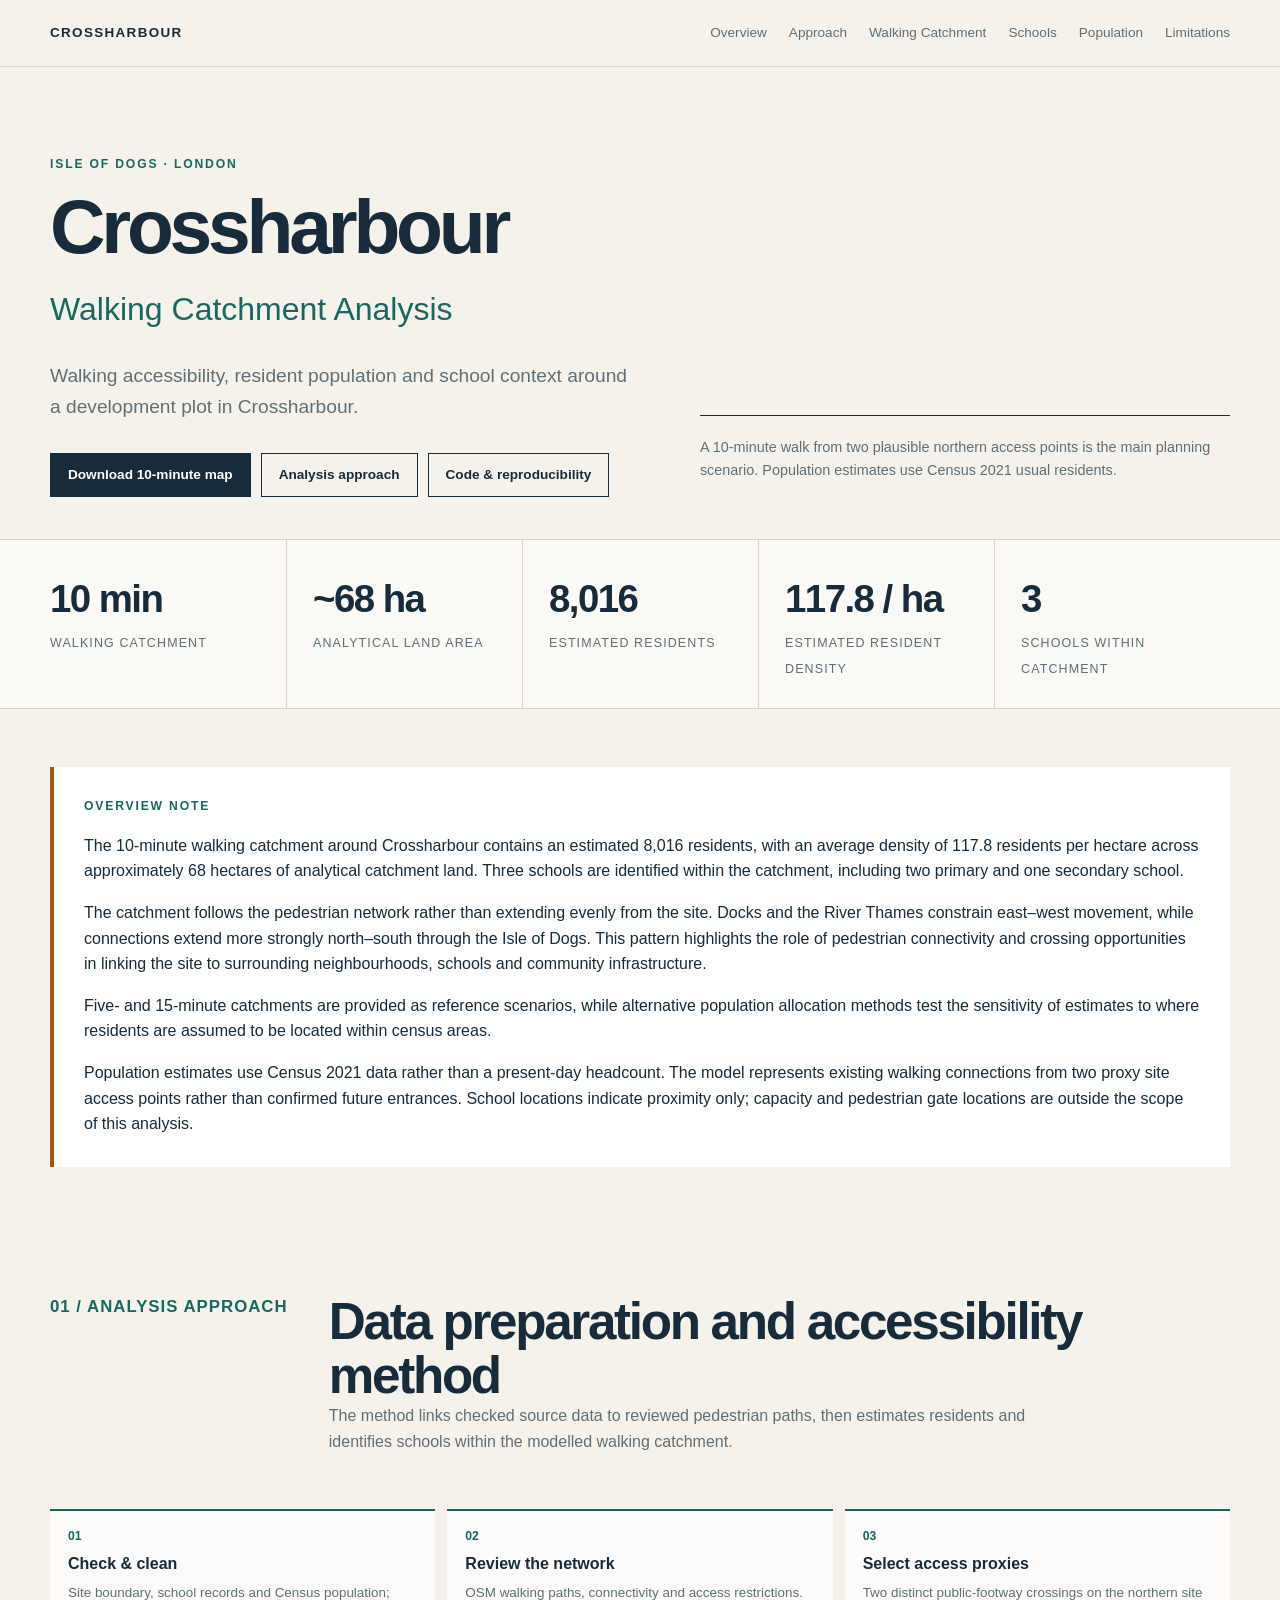
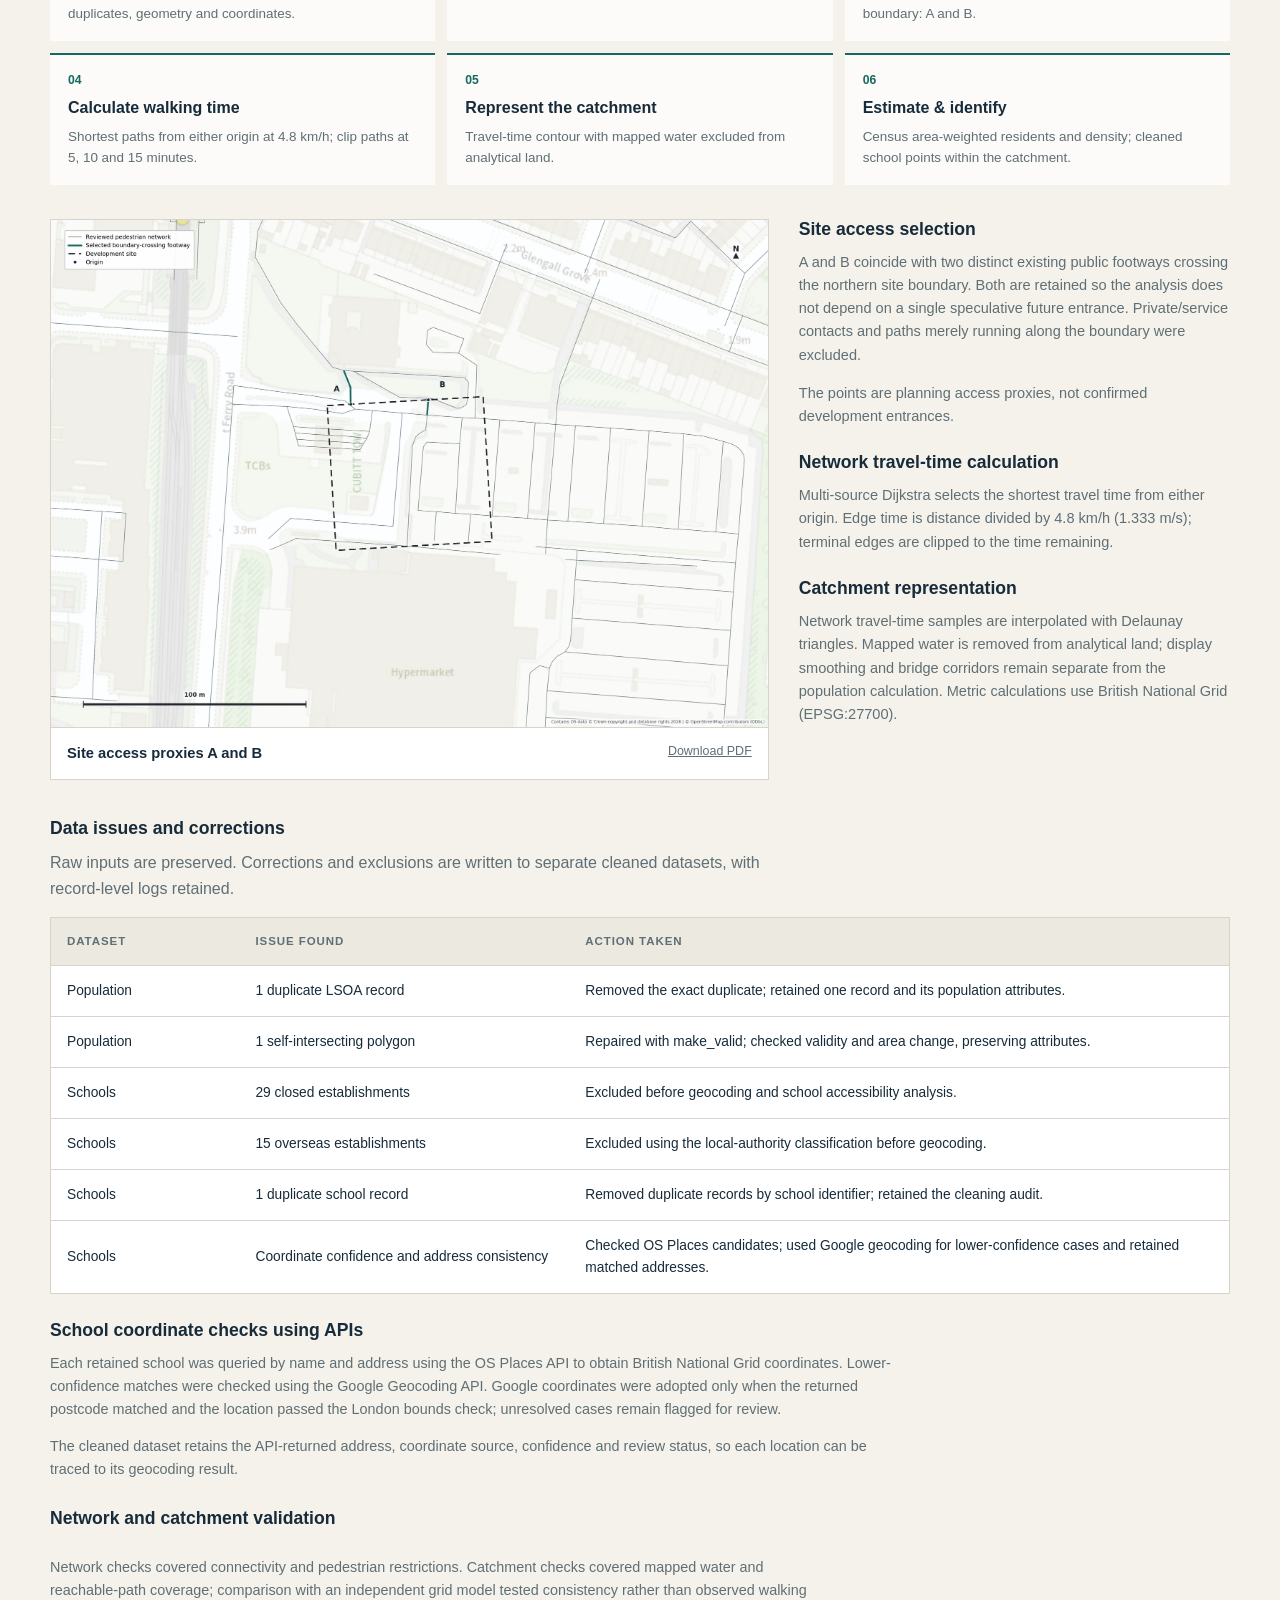
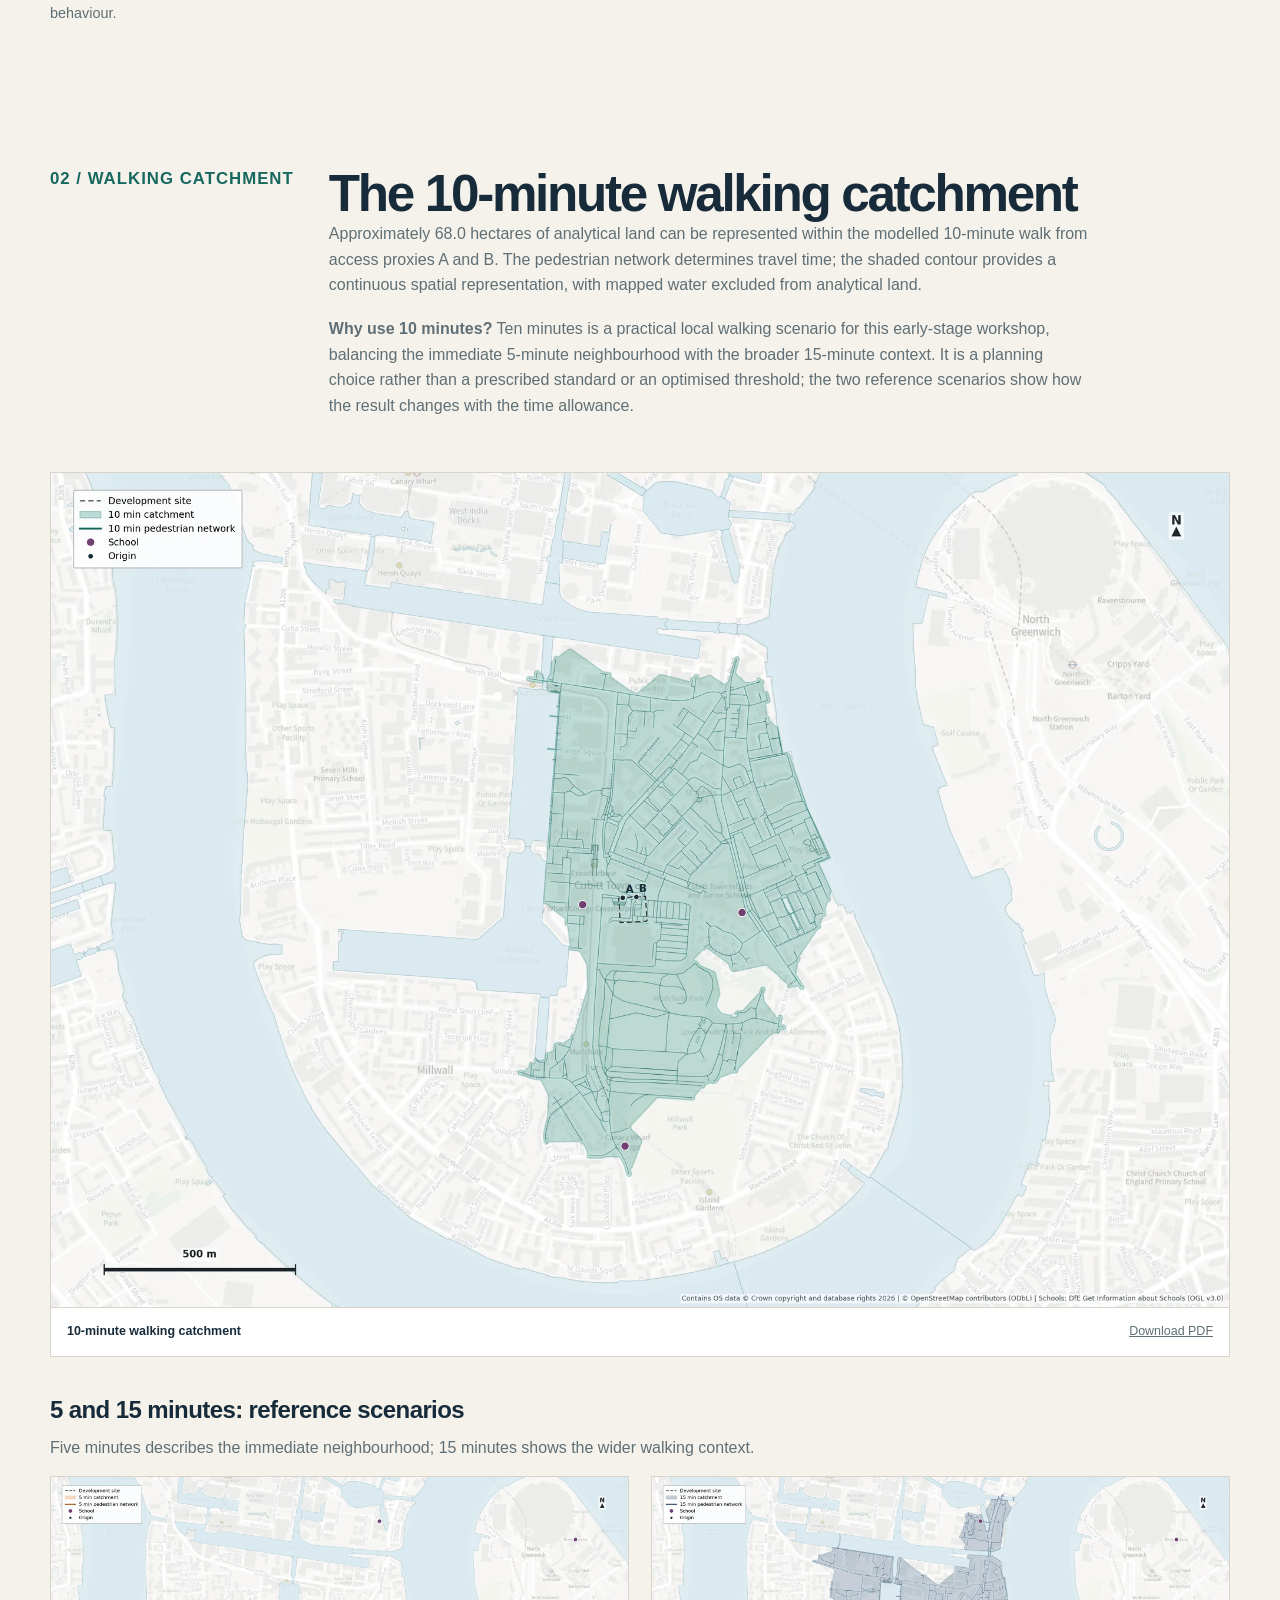
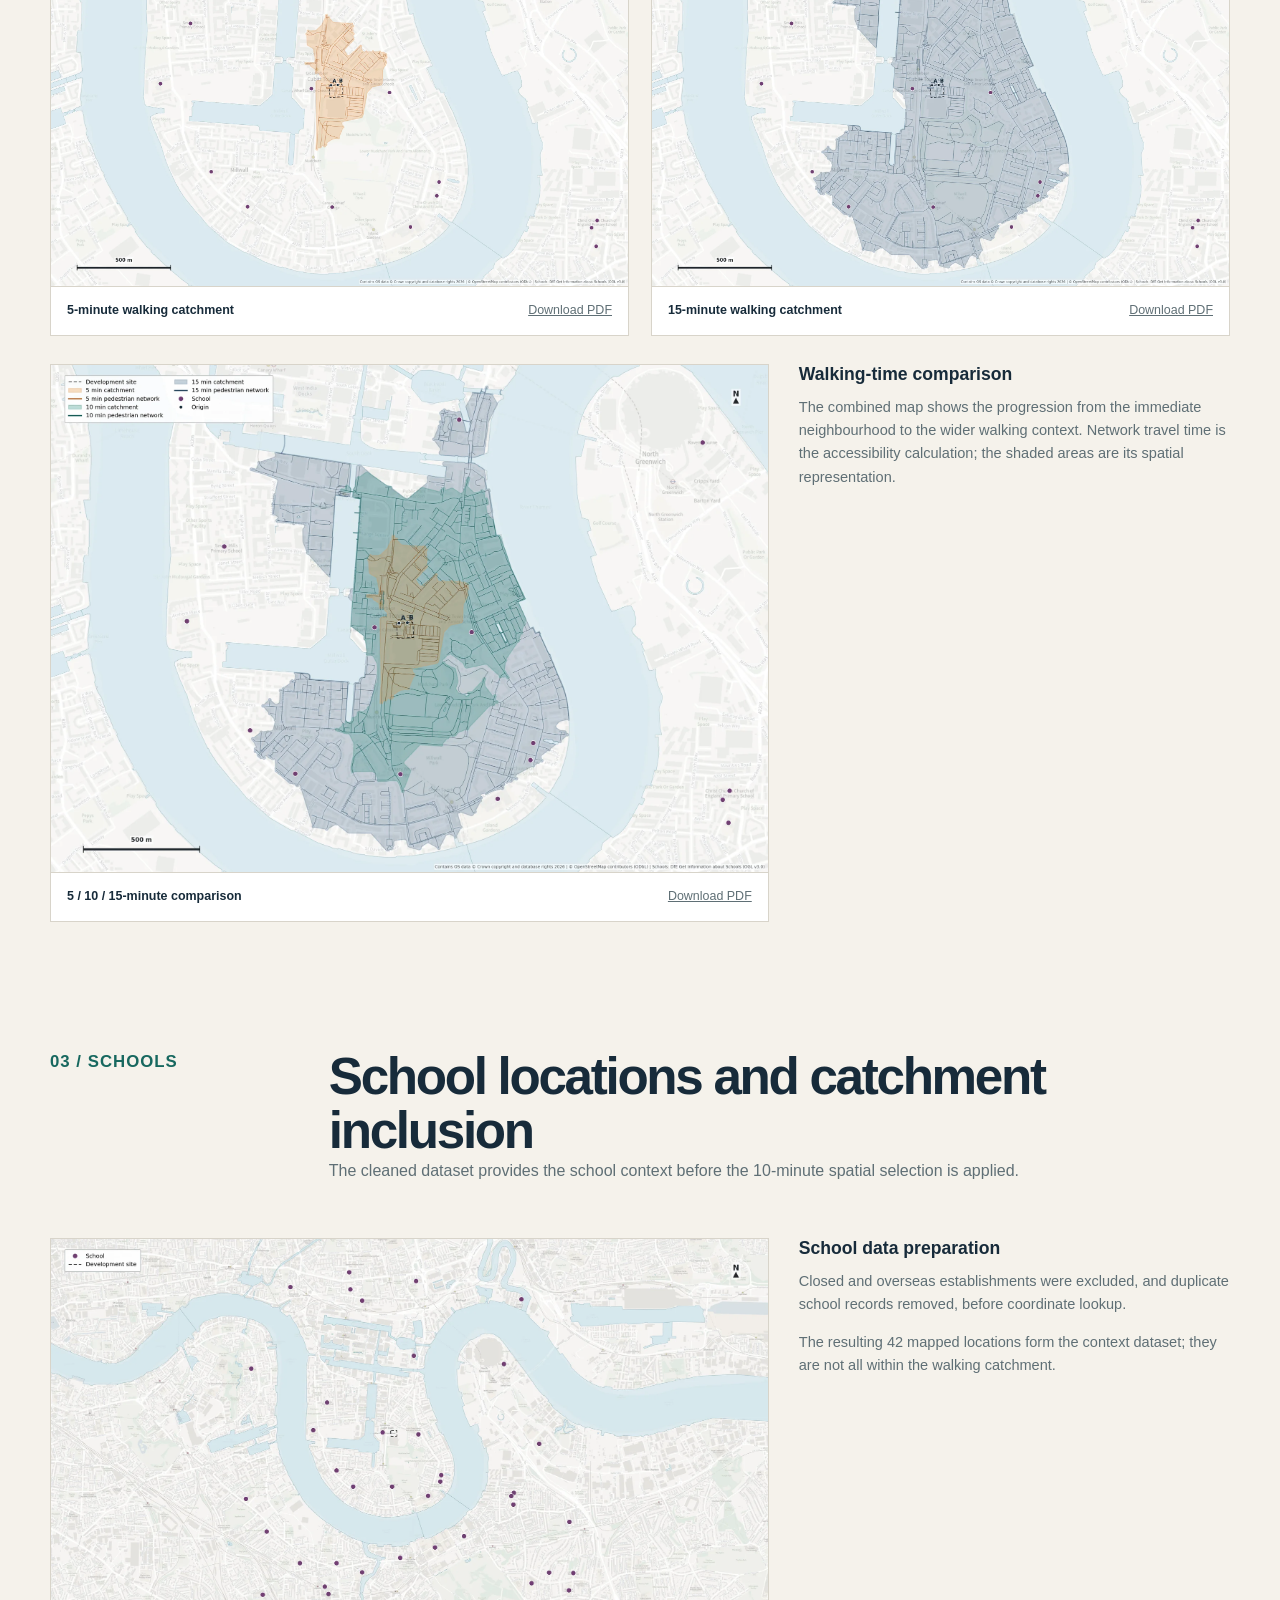
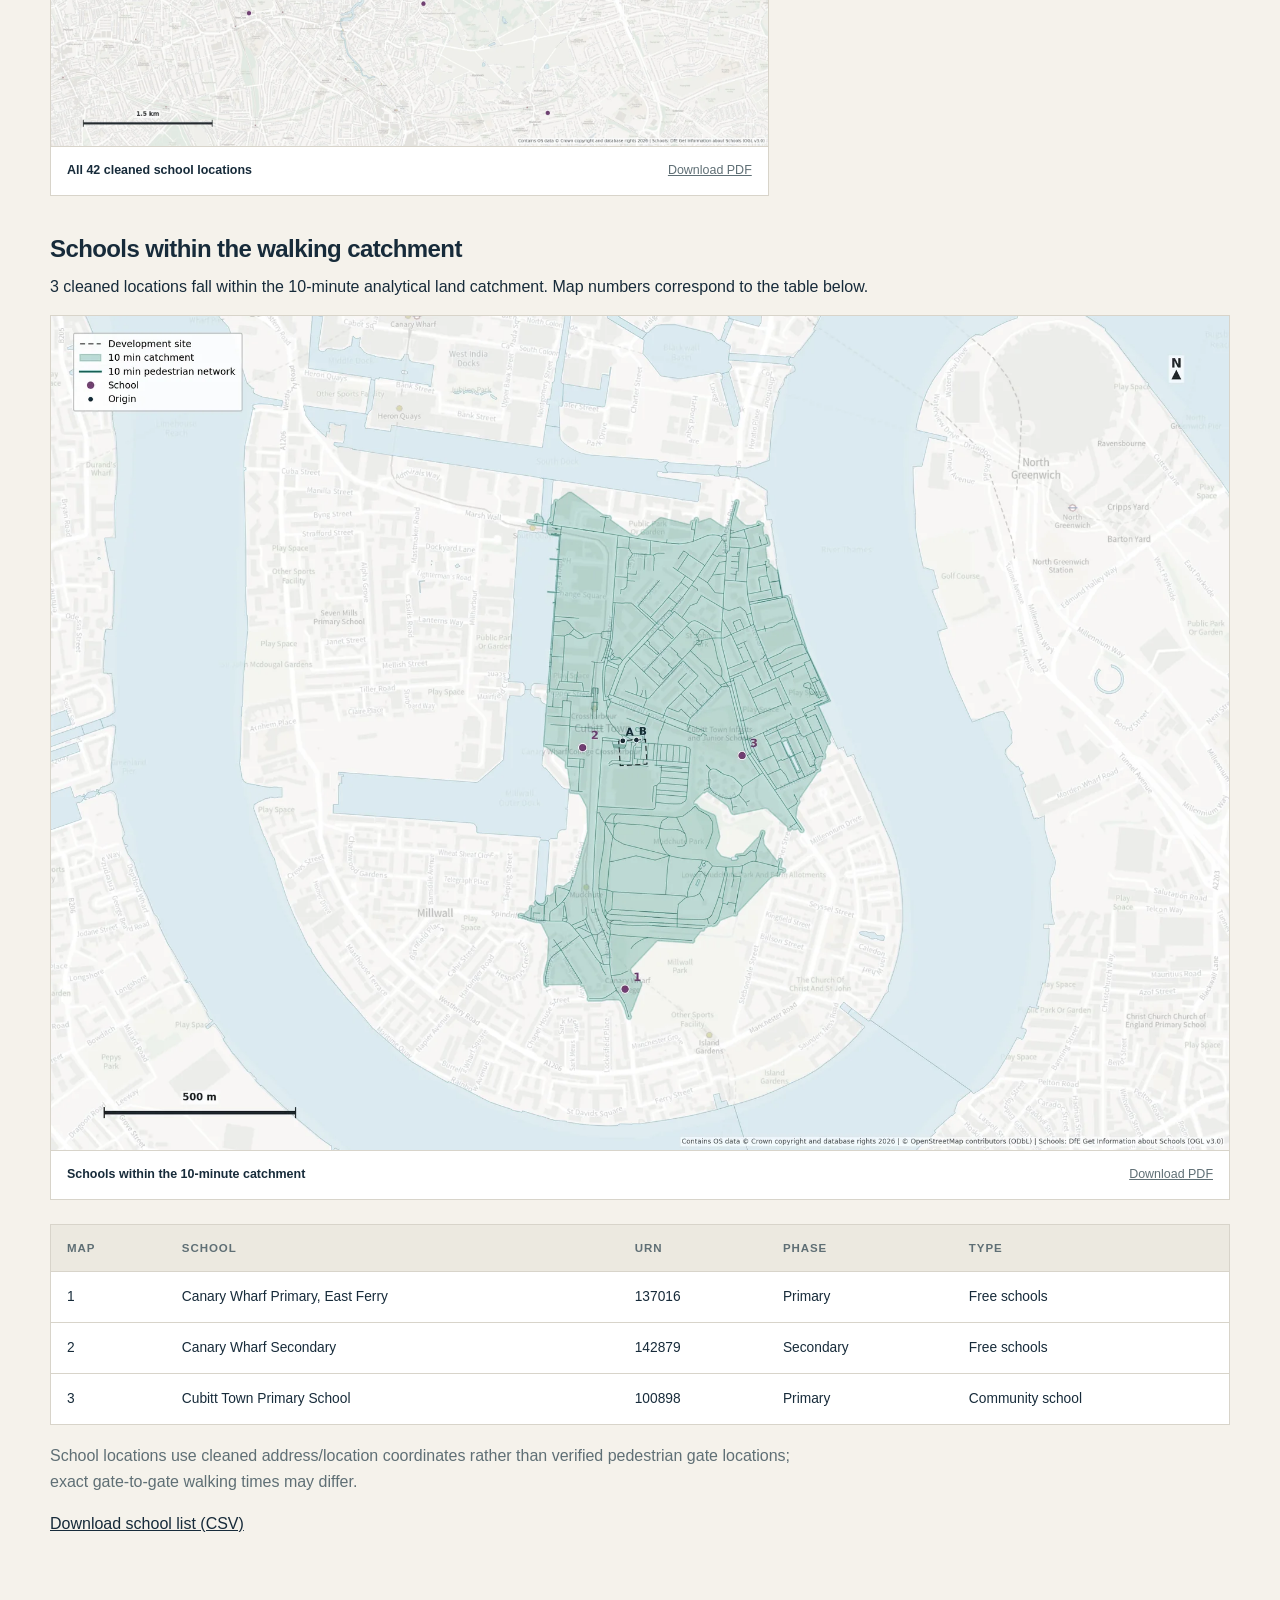
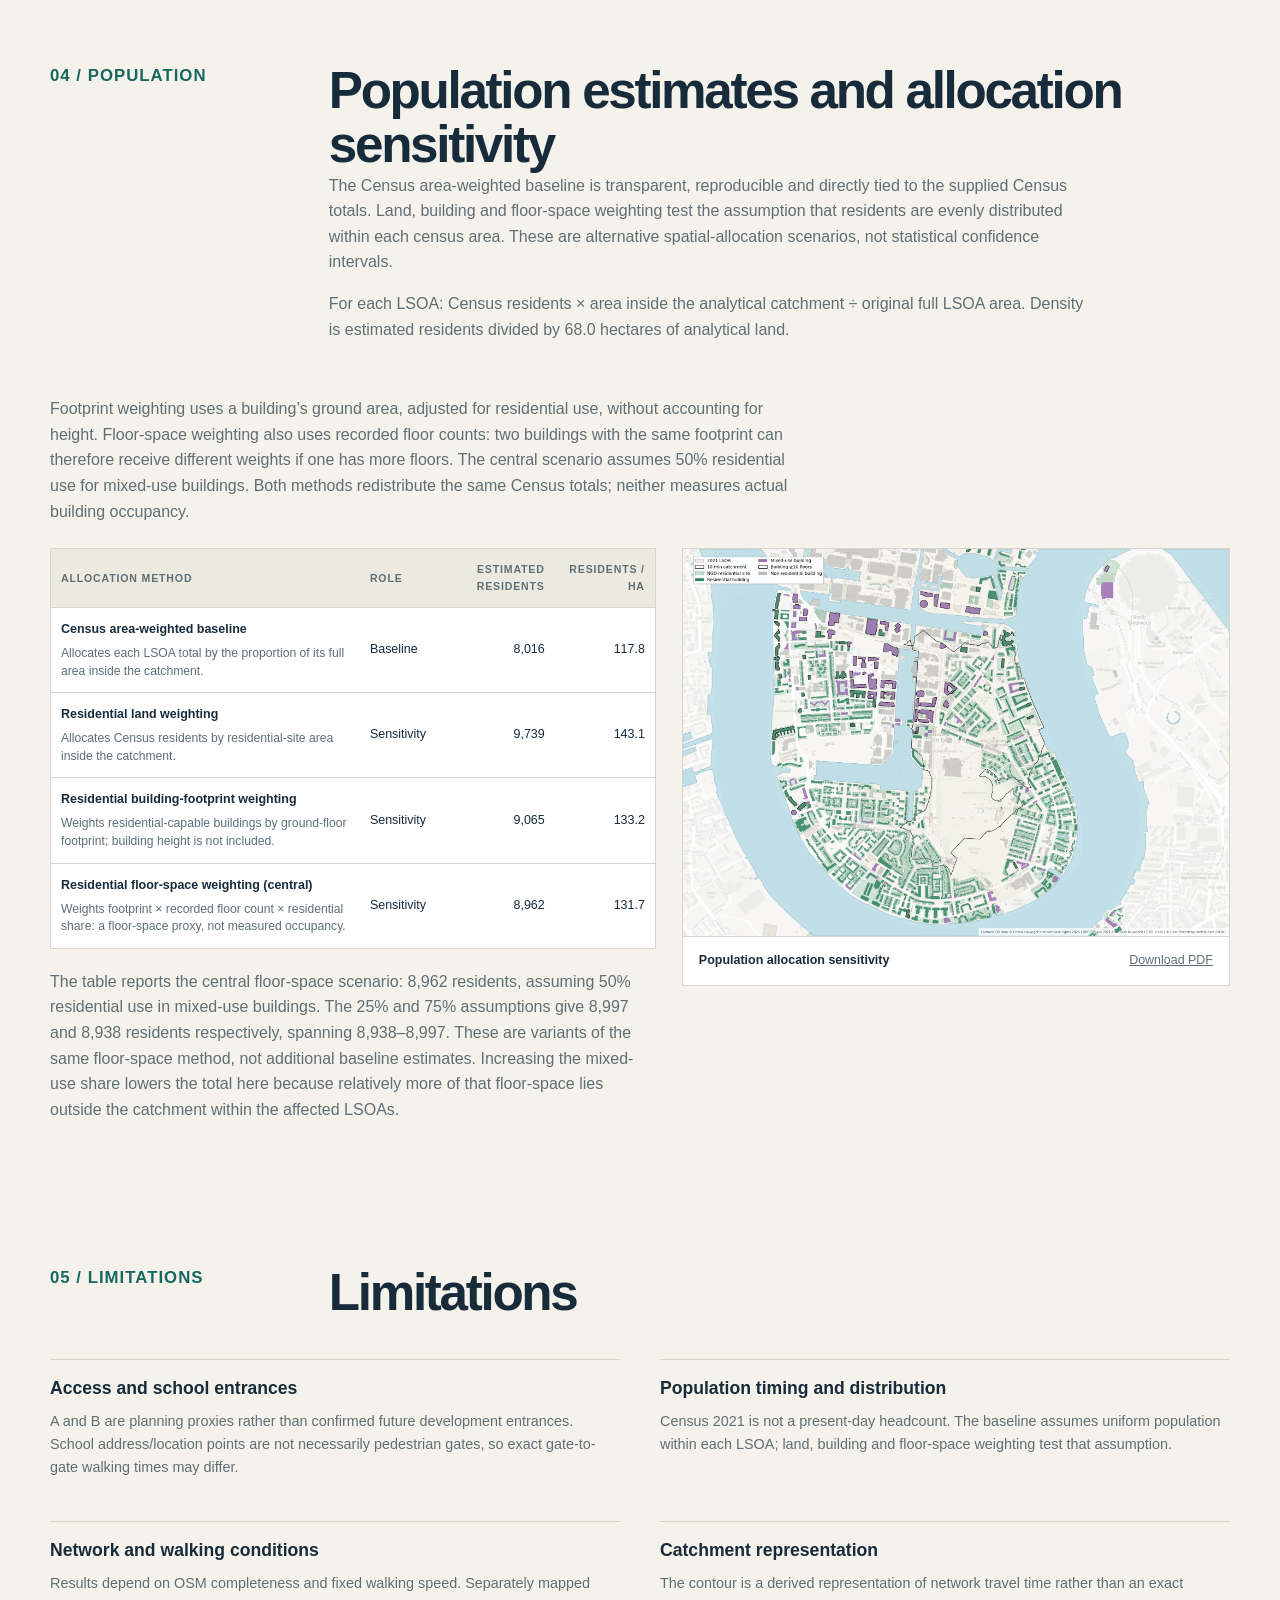
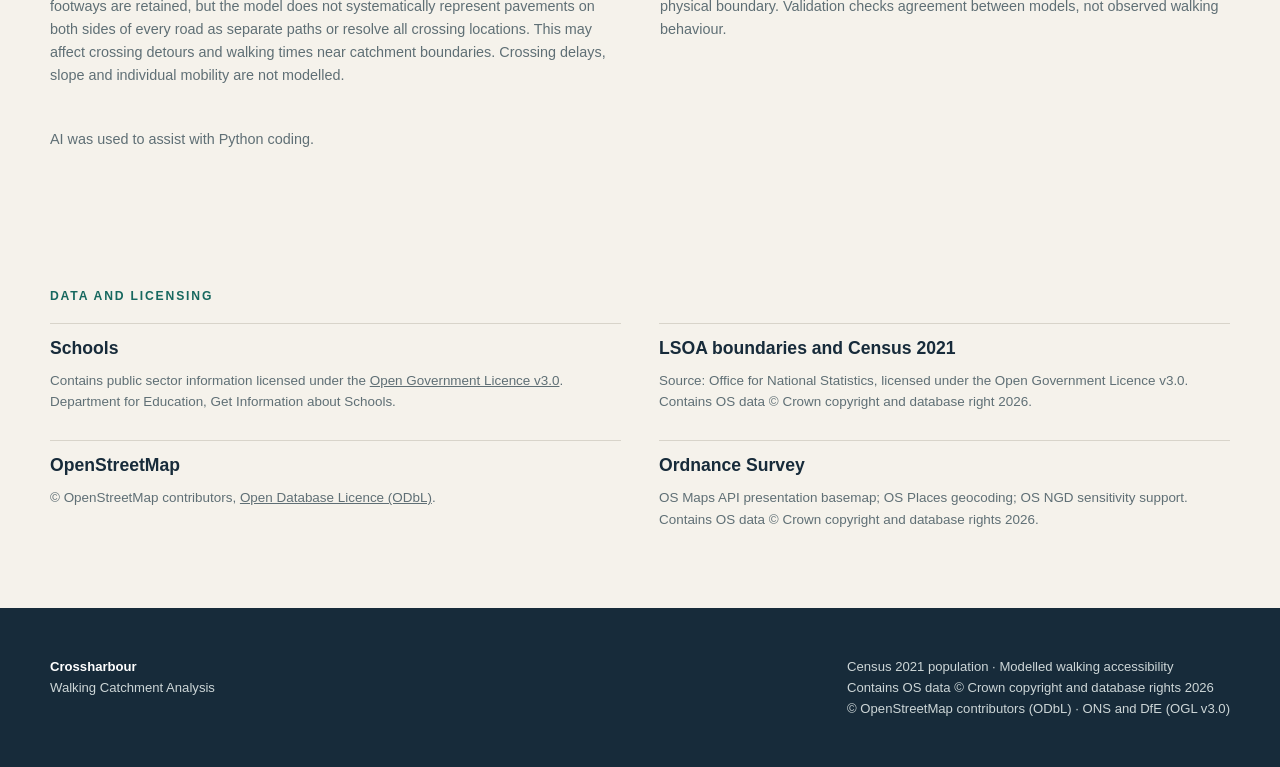
<file: docs/index.html>
<!DOCTYPE html>

<html lang="en">
<head>
<meta charset="utf-8"/><meta content="width=device-width, initial-scale=1" name="viewport"/>
<meta content="Walking accessibility, estimated resident density and school context at Crossharbour, Isle of Dogs." name="description"/>
<title>Crossharbour | Walking Catchment Analysis</title>
<link href="favicon.svg?v=1d6aa5cf1d1c" rel="icon" type="image/svg+xml"/><link href="assets/style.css?v=caafe0fbf6ff" rel="stylesheet"/>
</head>
<body>
<nav aria-label="Report navigation" class="nav"><div class="nav-inner">
<a class="brand" href="#overview">Crossharbour</a><div class="nav-links"><a href="#overview">Overview</a><a href="#workflow">Approach</a><a href="#catchment">Walking Catchment</a><a href="#schools">Schools</a><a href="#population">Population</a><a href="#limitations">Limitations</a></div></div></nav>
<header class="hero" id="overview">
<div><p class="eyebrow">Isle of Dogs · London</p><h1>Crossharbour</h1>
<p class="project-subtitle">Walking Catchment Analysis</p>
<p class="lede">Walking accessibility, resident population and school context around a development plot in Crossharbour.</p>
<div class="actions"><a class="button" href="assets/downloads/catchment-10min.pdf?v=0bc0f9dc3625">Download 10-minute map</a><a class="button secondary" href="#workflow">Analysis approach</a><a class="button secondary" href="https://github.com/alteregoyishan/Crossharbour-Walking-Catchment">Code &amp; reproducibility</a></div>
</div>
<div class="hero-note"><p>A 10-minute walk from two plausible northern access points is the main planning scenario. Population estimates use Census 2021 usual residents.</p></div>
</header>
<section aria-label="Key findings" class="metrics"><div class="metric-grid">
<div class="metric"><span class="metric-value">10 min</span><span class="metric-label">Walking catchment</span></div>
<div class="metric"><span class="metric-value">~68 ha</span><span class="metric-label">Analytical land area</span></div>
<div class="metric"><span class="metric-value">8,016</span><span class="metric-label">Estimated residents</span></div>
<div class="metric"><span class="metric-value">117.8 / ha</span><span class="metric-label">Estimated resident density</span></div>
<div class="metric"><span class="metric-value">3</span><span class="metric-label">Schools within catchment</span></div>
</div></section>
<main>
<section class="section compact" id="architect-note"><div class="callout">
<p class="eyebrow">Overview note</p>
<p>The 10-minute walking catchment around Crossharbour contains an estimated 8,016 residents, with an average density of 117.8 residents per hectare across approximately 68 hectares of analytical catchment land. Three schools are identified within the catchment, including two primary and one secondary school.</p><p>The catchment follows the pedestrian network rather than extending evenly from the site. Docks and the River Thames constrain east–west movement, while connections extend more strongly north–south through the Isle of Dogs. This pattern highlights the role of pedestrian connectivity and crossing opportunities in linking the site to surrounding neighbourhoods, schools and community infrastructure.</p><p>Five- and 15-minute catchments are provided as reference scenarios, while alternative population allocation methods test the sensitivity of estimates to where residents are assumed to be located within census areas.</p><p>Population estimates use Census 2021 data rather than a present-day headcount. The model represents existing walking connections from two proxy site access points rather than confirmed future entrances. School locations indicate proximity only; capacity and pedestrian gate locations are outside the scope of this analysis.</p>
</div></section><section class="section" id="workflow">
<div class="section-head"><div class="kicker">01 / Analysis approach</div><div><h2>Data preparation and accessibility method</h2><p class="measure">The method links checked source data to reviewed pedestrian paths, then estimates residents and identifies schools within the modelled walking catchment.</p></div></div>
<ol aria-label="Analysis workflow" class="workflow-compact">
<li><strong>Check &amp; clean</strong><span>Site boundary, school records and Census population; duplicates, geometry and coordinates.</span></li>
<li><strong>Review the network</strong><span>OSM walking paths, connectivity and access restrictions.</span></li>
<li><strong>Select access proxies</strong><span>Two distinct public-footway crossings on the northern site boundary: A and B.</span></li>
<li><strong>Calculate walking time</strong><span>Shortest paths from either origin at 4.8 km/h; clip paths at 5, 10 and 15 minutes.</span></li>
<li><strong>Represent the catchment</strong><span>Travel-time contour with mapped water excluded from analytical land.</span></li>
<li><strong>Estimate &amp; identify</strong><span>Census area-weighted residents and density; cleaned school points within the catchment.</span></li>
</ol>
<div class="approach-grid" id="methods">
<figure class="figure origin-figure"><img alt="Site boundary and two selected northern public-footway crossings A and B" height="1414" src="assets/images/origin-selection.webp?v=c4cf2b10a408" width="2000"/><figcaption><strong>Site access proxies A and B</strong><a href="assets/downloads/origin-selection.pdf?v=913d9a918250">Download PDF</a></figcaption></figure>
<div class="approach-copy"><h3>Site access selection</h3><p>A and B coincide with two distinct existing public footways crossing the northern site boundary. Both are retained so the analysis does not depend on a single speculative future entrance. Private/service contacts and paths merely running along the boundary were excluded.</p><p>The points are planning access proxies, not confirmed development entrances.</p><h3>Network travel-time calculation</h3><p>Multi-source Dijkstra selects the shortest travel time from either origin. Edge time is distance divided by 4.8 km/h (1.333 m/s); terminal edges are clipped to the time remaining.</p><h3>Catchment representation</h3><p>Network travel-time samples are interpolated with Delaunay triangles. Mapped water is removed from analytical land; display smoothing and bridge corridors remain separate from the population calculation. Metric calculations use British National Grid (EPSG:27700).</p></div>
</div>
<div class="cleaning-overview"><h3>Data issues and corrections</h3><p class="measure">Raw inputs are preserved. Corrections and exclusions are written to separate cleaned datasets, with record-level logs retained.</p><div class="table-wrap"><table class="cleaning-table"><thead><tr><th>Dataset</th><th>Issue found</th><th>Action taken</th></tr></thead><tbody><tr><td>Population</td><td>1 duplicate LSOA record</td><td>Removed the exact duplicate; retained one record and its population attributes.</td></tr><tr><td>Population</td><td>1 self-intersecting polygon</td><td>Repaired with make_valid; checked validity and area change, preserving attributes.</td></tr><tr><td>Schools</td><td>29 closed establishments</td><td>Excluded before geocoding and school accessibility analysis.</td></tr><tr><td>Schools</td><td>15 overseas establishments</td><td>Excluded using the local-authority classification before geocoding.</td></tr><tr><td>Schools</td><td>1 duplicate school record</td><td>Removed duplicate records by school identifier; retained the cleaning audit.</td></tr><tr><td>Schools</td><td>Coordinate confidence and address consistency</td><td>Checked OS Places candidates; used Google geocoding for lower-confidence cases and retained matched addresses.</td></tr></tbody></table></div><div class="coordinate-method"><h3>School coordinate checks using APIs</h3><p>Each retained school was queried by name and address using the OS Places API to obtain British National Grid coordinates. Lower-confidence matches were checked using the Google Geocoding API. Google coordinates were adopted only when the returned postcode matched and the location passed the London bounds check; unresolved cases remain flagged for review.</p><p>The cleaned dataset retains the API-returned address, coordinate source, confidence and review status, so each location can be traced to its geocoding result.</p></div><h3>Network and catchment validation</h3><p class="measure qa-summary">Network checks covered connectivity and pedestrian restrictions. Catchment checks covered mapped water and reachable-path coverage; comparison with an independent grid model tested consistency rather than observed walking behaviour.</p></div>
</section>
<section class="section" id="catchment"><div class="section-head"><div class="kicker">02 / Walking catchment</div><div>
<h2>The 10-minute walking catchment</h2><p class="measure">Approximately 68.0 hectares of analytical land can be represented within the modelled 10-minute walk from access proxies A and B. The pedestrian network determines travel time; the shaded contour provides a continuous spatial representation, with mapped water excluded from analytical land.</p>
<p class="measure scenario-rationale"><strong>Why use 10 minutes?</strong> Ten minutes is a practical local walking scenario for this early-stage workshop, balancing the immediate 5-minute neighbourhood with the broader 15-minute context. It is a planning choice rather than a prescribed standard or an optimised threshold; the two reference scenarios show how the result changes with the time allowance.</p></div></div>
<figure class="figure"><img alt="Primary 10-minute walking catchment with development site, origins A and B, pedestrian network and school locations" height="1414" src="assets/images/catchment-10min.webp?v=f046d97845f0" width="2000"/><figcaption><strong>10-minute walking catchment</strong><a href="assets/downloads/catchment-10min.pdf?v=0bc0f9dc3625">Download PDF</a></figcaption></figure>
<div class="comparison-context"><h3>5 and 15 minutes: reference scenarios</h3><p class="measure">Five minutes describes the immediate neighbourhood; 15 minutes shows the wider walking context.</p><div class="figure-grid">
<figure class="figure"><img alt="5-minute walking catchment" height="1414" src="assets/images/catchment-5min.webp?v=c409c69e6501" width="2000"/><figcaption><strong>5-minute walking catchment</strong><a href="assets/downloads/catchment-5min.pdf?v=50846b46e9c1">Download PDF</a></figcaption></figure>
<figure class="figure"><img alt="15-minute walking catchment" height="1414" src="assets/images/catchment-15min.webp?v=39425b5615db" width="2000"/><figcaption><strong>15-minute walking catchment</strong><a href="assets/downloads/catchment-15min.pdf?v=f8c58fd8f258">Download PDF</a></figcaption></figure>
</div><div class="combined-reference"><figure class="figure"><img alt="Combined comparison of 5, 10 and 15-minute walking catchments" height="1414" src="assets/images/catchments-combined.webp?v=6da19421685d" width="2000"/><figcaption><strong>5 / 10 / 15-minute comparison</strong><a href="assets/downloads/catchments-combined.pdf?v=643967917cf6">Download PDF</a></figcaption></figure><div><h3>Walking-time comparison</h3><p>The combined map shows the progression from the immediate neighbourhood to the wider walking context. Network travel time is the accessibility calculation; the shaded areas are its spatial representation.</p></div></div></div></section>
<section class="section" id="schools"><div class="section-head"><div class="kicker">03 / Schools</div><div>
<h2>School locations and catchment inclusion</h2><p class="measure">The cleaned dataset provides the school context before the 10-minute spatial selection is applied.</p>
</div></div><div class="school-context"><figure class="figure"><img alt="Overview of all cleaned school locations before catchment selection" height="1414" src="assets/images/schools-overview.webp?v=0730a261551c" width="2000"/><figcaption><strong>All 42 cleaned school locations</strong><a href="assets/downloads/schools-overview.pdf?v=22887e70f8c6">Download PDF</a></figcaption></figure><div><h3>School data preparation</h3><p>Closed and overseas establishments were excluded, and duplicate school records removed, before coordinate lookup.</p><p>The resulting 42 mapped locations form the context dataset; they are not all within the walking catchment.</p></div></div><div class="subsection-head"><h3>Schools within the walking catchment</h3><p>3 cleaned locations fall within the 10-minute analytical land catchment. Map numbers correspond to the table below.</p></div>
<figure class="figure"><img alt="Numbered locations of schools within the 10-minute walking catchment" height="1414" src="assets/images/schools-within-10min.webp?v=248e448f7169" width="2000"/><figcaption><strong>Schools within the 10-minute catchment</strong><a href="assets/downloads/schools-within-10min.pdf?v=11a52b9c9797">Download PDF</a></figcaption></figure>
<div class="table-wrap school-table"><table><thead><tr><th>Map</th><th>School</th><th>URN</th><th>Phase</th><th>Type</th></tr></thead><tbody><tr><td>1</td><td>Canary Wharf Primary, East Ferry</td><td>137016</td><td>Primary</td><td>Free schools</td></tr><tr><td>2</td><td>Canary Wharf Secondary</td><td>142879</td><td>Secondary</td><td>Free schools</td></tr><tr><td>3</td><td>Cubitt Town Primary School</td><td>100898</td><td>Primary</td><td>Community school</td></tr></tbody></table></div>
<p class="measure">School locations use cleaned address/location coordinates rather than verified pedestrian gate locations; exact gate-to-gate walking times may differ.</p>
<a href="assets/downloads/schools-within-10min.csv?v=158014b7987b">Download school list (CSV)</a>
</section>
<section class="section" id="population"><div class="section-head"><div class="kicker">04 / Population</div><div>
<h2>Population estimates and allocation sensitivity</h2><p class="measure">The Census area-weighted baseline is transparent, reproducible and directly tied to the supplied Census totals. Land, building and floor-space weighting test the assumption that residents are evenly distributed within each census area. These are alternative spatial-allocation scenarios, not statistical confidence intervals.</p><p class="measure">For each LSOA: Census residents × area inside the analytical catchment ÷ original full LSOA area. Density is estimated residents divided by 68.0 hectares of analytical land.</p>
</div></div>
<p class="measure weighting-explanation">Footprint weighting uses a building’s ground area, adjusted for residential use, without accounting for height. Floor-space weighting also uses recorded floor counts: two buildings with the same footprint can therefore receive different weights if one has more floors. The central scenario assumes 50% residential use for mixed-use buildings. Both methods redistribute the same Census totals; neither measures actual building occupancy.</p><div class="population-layout"><div><div class="table-wrap"><table><thead><tr><th>Allocation method</th><th>Role</th><th class="numeric">Estimated residents</th><th class="numeric">Residents / ha</th></tr></thead><tbody><tr><td><strong>Census area-weighted baseline</strong><span class="method-description">Allocates each LSOA total by the proportion of its full area inside the catchment.</span></td><td>Baseline</td><td class="numeric">8,016</td><td class="numeric">117.8</td></tr><tr><td><strong>Residential land weighting</strong><span class="method-description">Allocates Census residents by residential-site area inside the catchment.</span></td><td>Sensitivity</td><td class="numeric">9,739</td><td class="numeric">143.1</td></tr><tr><td><strong>Residential building-footprint weighting</strong><span class="method-description">Weights residential-capable buildings by ground-floor footprint; building height is not included.</span></td><td>Sensitivity</td><td class="numeric">9,065</td><td class="numeric">133.2</td></tr><tr><td><strong>Residential floor-space weighting (central)</strong><span class="method-description">Weights footprint × recorded floor count × residential share: a floor-space proxy, not measured occupancy.</span></td><td>Sensitivity</td><td class="numeric">8,962</td><td class="numeric">131.7</td></tr></tbody></table></div><p class="measure sensitivity-note">The table reports the central floor-space scenario: 8,962 residents, assuming 50% residential use in mixed-use buildings. The 25% and 75% assumptions give 8,997 and 8,938 residents respectively, spanning 8,938–8,997. These are variants of the same floor-space method, not additional baseline estimates. Increasing the mixed-use share lowers the total here because relatively more of that floor-space lies outside the catchment within the affected LSOAs.</p></div><figure class="figure"><img alt="Population allocation sensitivity using residential land, buildings and Census areas" height="1414" src="assets/images/population-sensitivity.webp?v=0e5df736ed56" width="2000"/><figcaption><strong>Population allocation sensitivity</strong><a href="assets/downloads/population-sensitivity.pdf?v=88cb907ff1da">Download PDF</a></figcaption></figure></div></section>
<section class="section" id="limitations">
<div class="section-head"><div class="kicker">05 / Limitations</div><div><h2>Limitations</h2></div></div>
<div class="method-list"><div><h3>Access and school entrances</h3><p>A and B are planning proxies rather than confirmed future development entrances. School address/location points are not necessarily pedestrian gates, so exact gate-to-gate walking times may differ.</p></div><div><h3>Population timing and distribution</h3><p>Census 2021 is not a present-day headcount. The baseline assumes uniform population within each LSOA; land, building and floor-space weighting test that assumption.</p></div><div><h3>Network and walking conditions</h3><p>Results depend on OSM completeness and fixed walking speed. Separately mapped footways are retained, but the model does not systematically represent pavements on both sides of every road as separate paths or resolve all crossing locations. This may affect crossing detours and walking times near catchment boundaries. Crossing delays, slope and individual mobility are not modelled.</p></div><div><h3>Catchment representation</h3><p>The contour is a derived representation of network travel time rather than an exact physical boundary. Validation checks agreement between models, not observed walking behaviour.</p></div></div>
<p class="implementation-note">AI was used to assist with Python coding.</p>
</section>
<section class="section compact" id="licences"><p class="eyebrow">Data and licensing</p><div class="source-list">
<div class="source-item"><h3>Schools</h3><p>Contains public sector information licensed under the <a href="https://www.nationalarchives.gov.uk/doc/open-government-licence/version/3/">Open Government Licence v3.0</a>. Department for Education, Get Information about Schools.</p></div>
<div class="source-item"><h3>LSOA boundaries and Census 2021</h3><p>Source: Office for National Statistics, licensed under the Open Government Licence v3.0. Contains OS data © Crown copyright and database right 2026.</p></div>
<div class="source-item"><h3>OpenStreetMap</h3><p>© OpenStreetMap contributors, <a href="https://www.openstreetmap.org/copyright">Open Database Licence (ODbL)</a>.</p></div>
<div class="source-item"><h3>Ordnance Survey</h3><p>OS Maps API presentation basemap; OS Places geocoding; OS NGD sensitivity support. Contains OS data © Crown copyright and database rights 2026.</p></div>
</div></section>
</main>
<footer><div class="footer-inner"><div><strong>Crossharbour</strong><br/>Walking Catchment Analysis</div><div>Census 2021 population · Modelled walking accessibility<br/>Contains OS data © Crown copyright and database rights 2026<br/>© OpenStreetMap contributors (ODbL) · ONS and DfE (OGL v3.0)</div></div></footer>
</body></html>
</file>
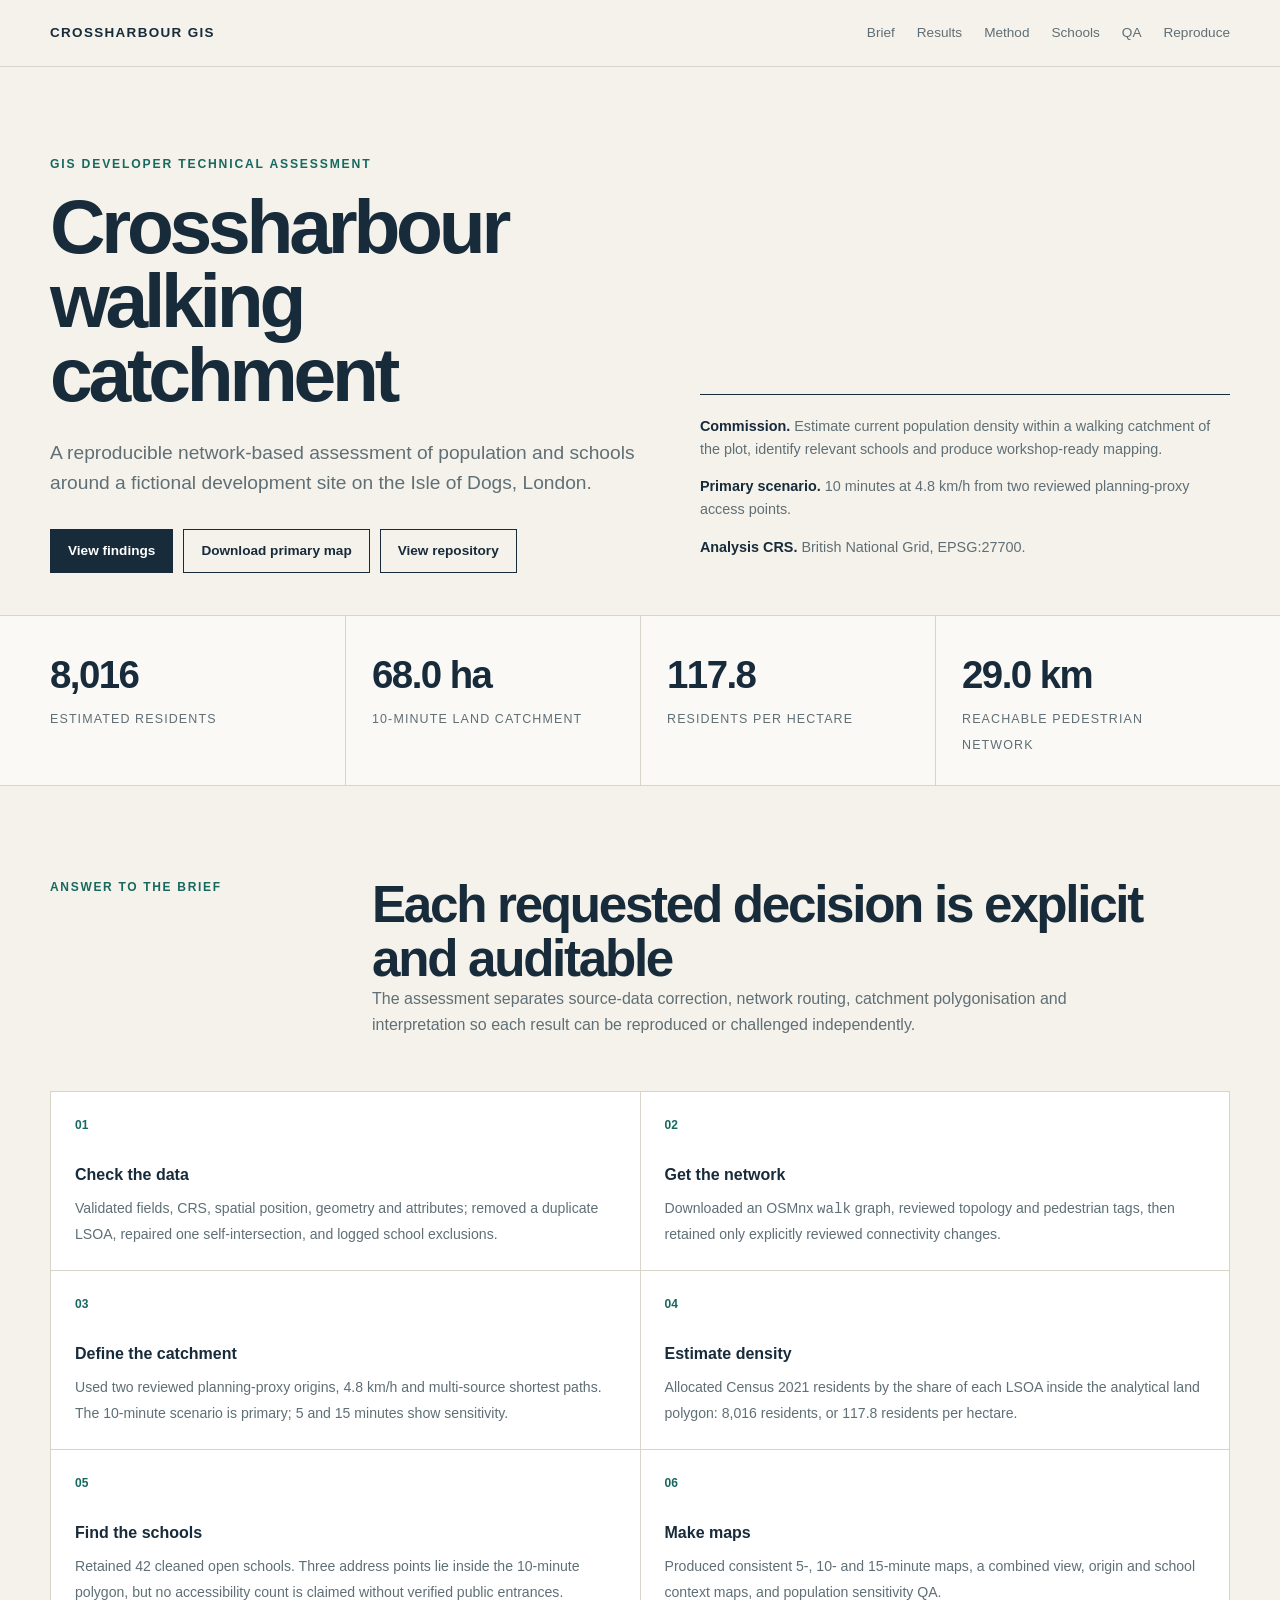
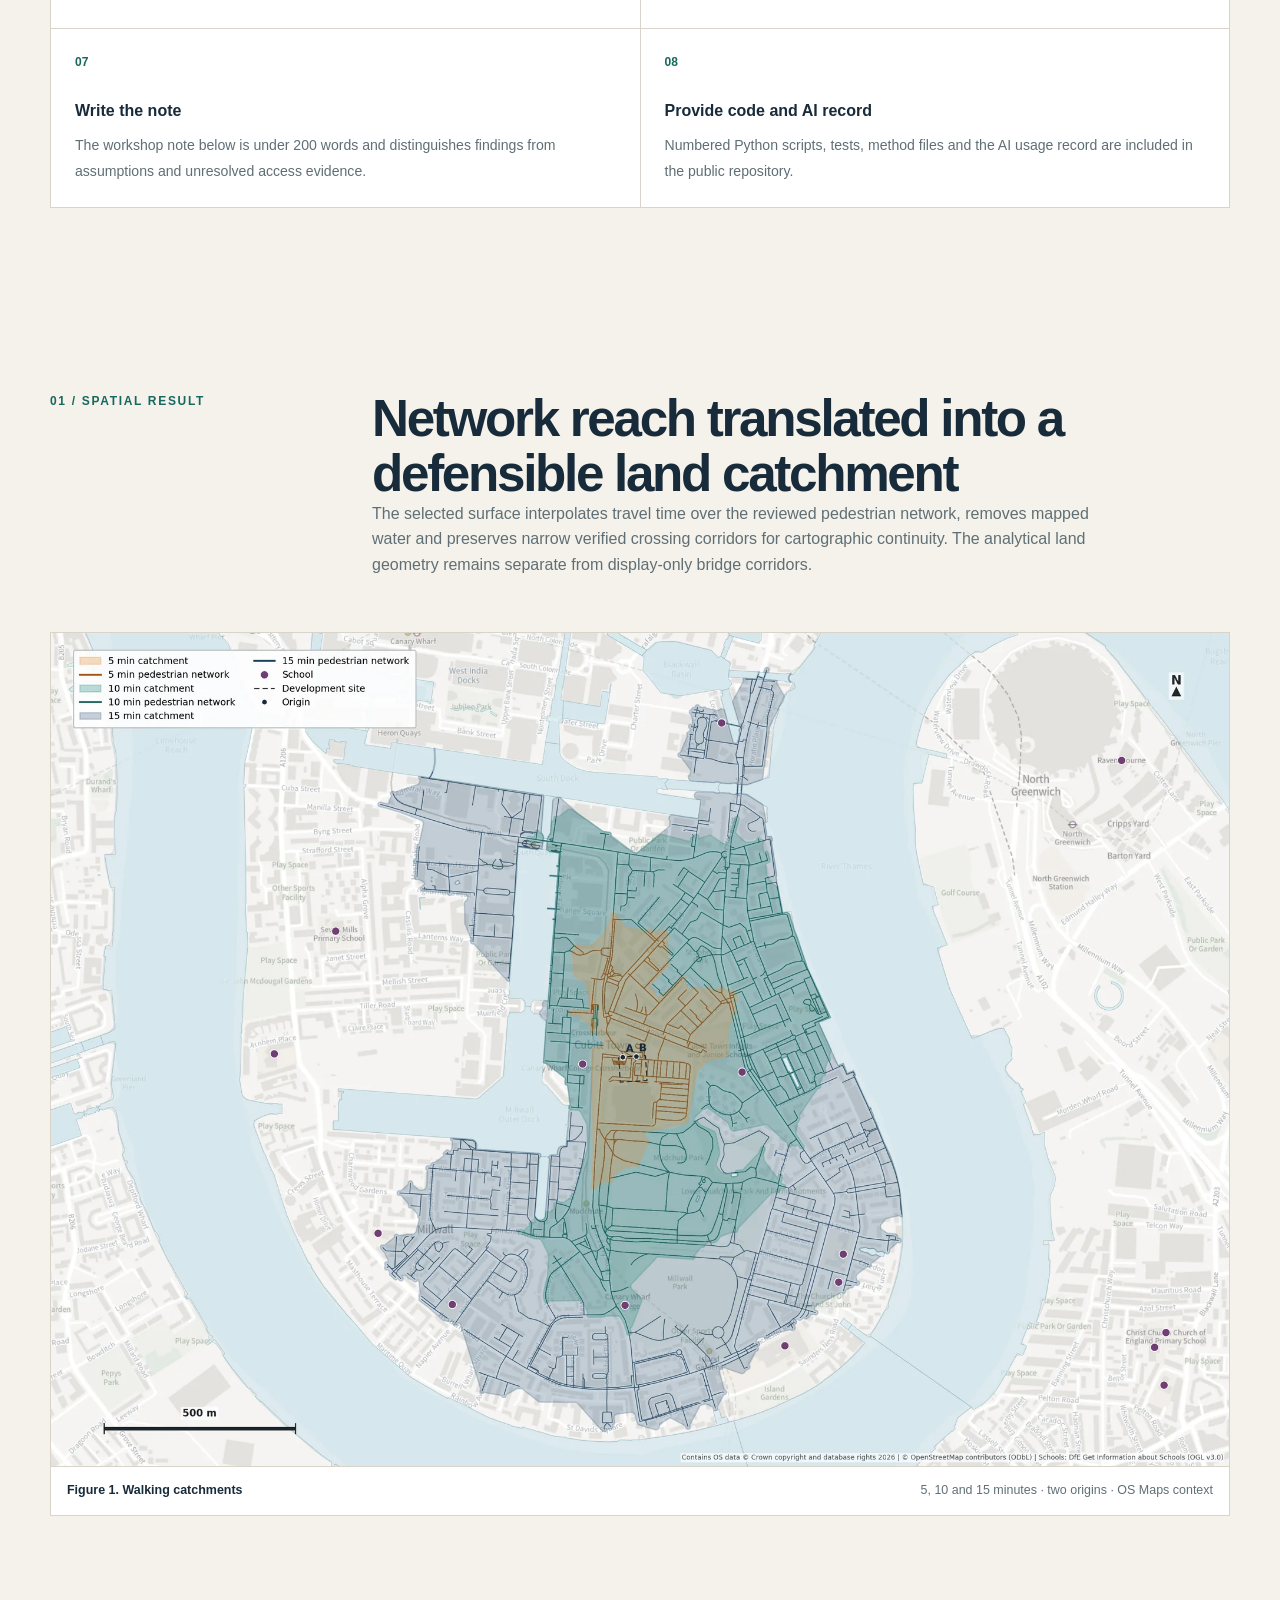
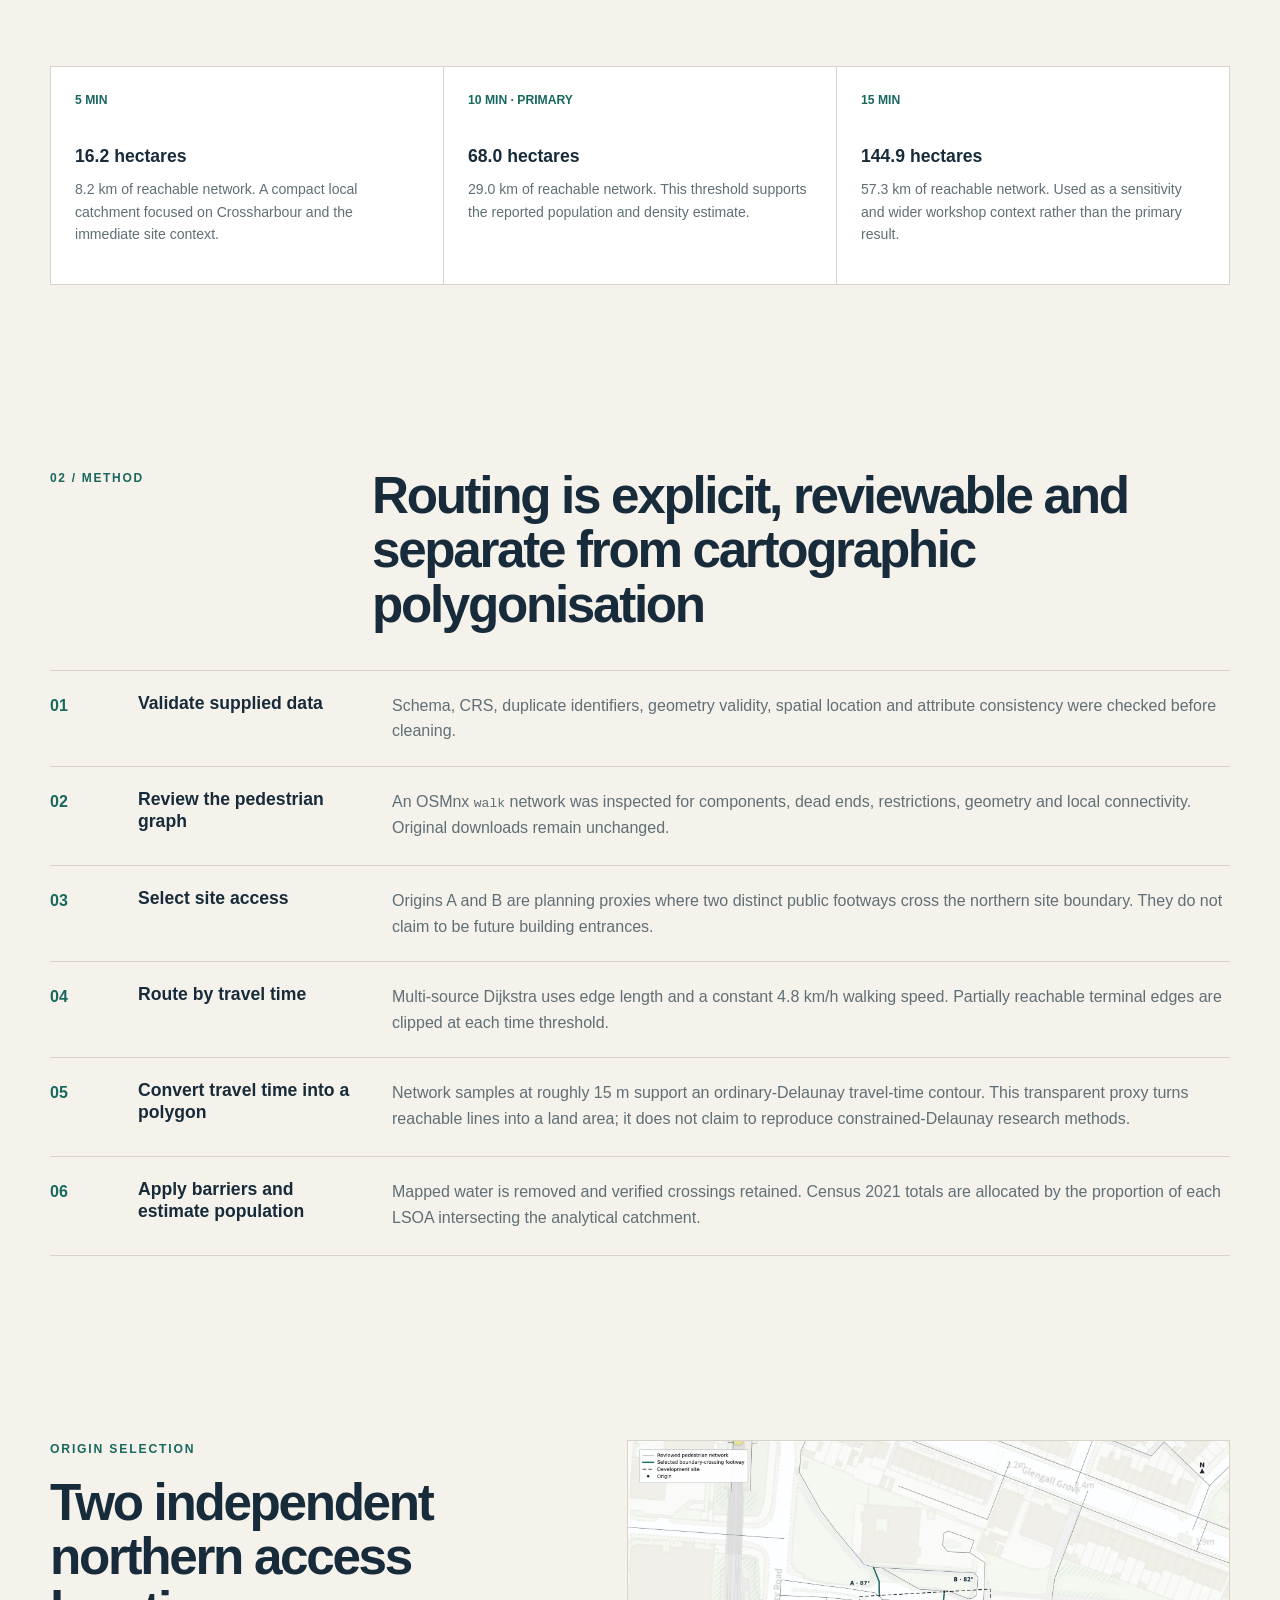
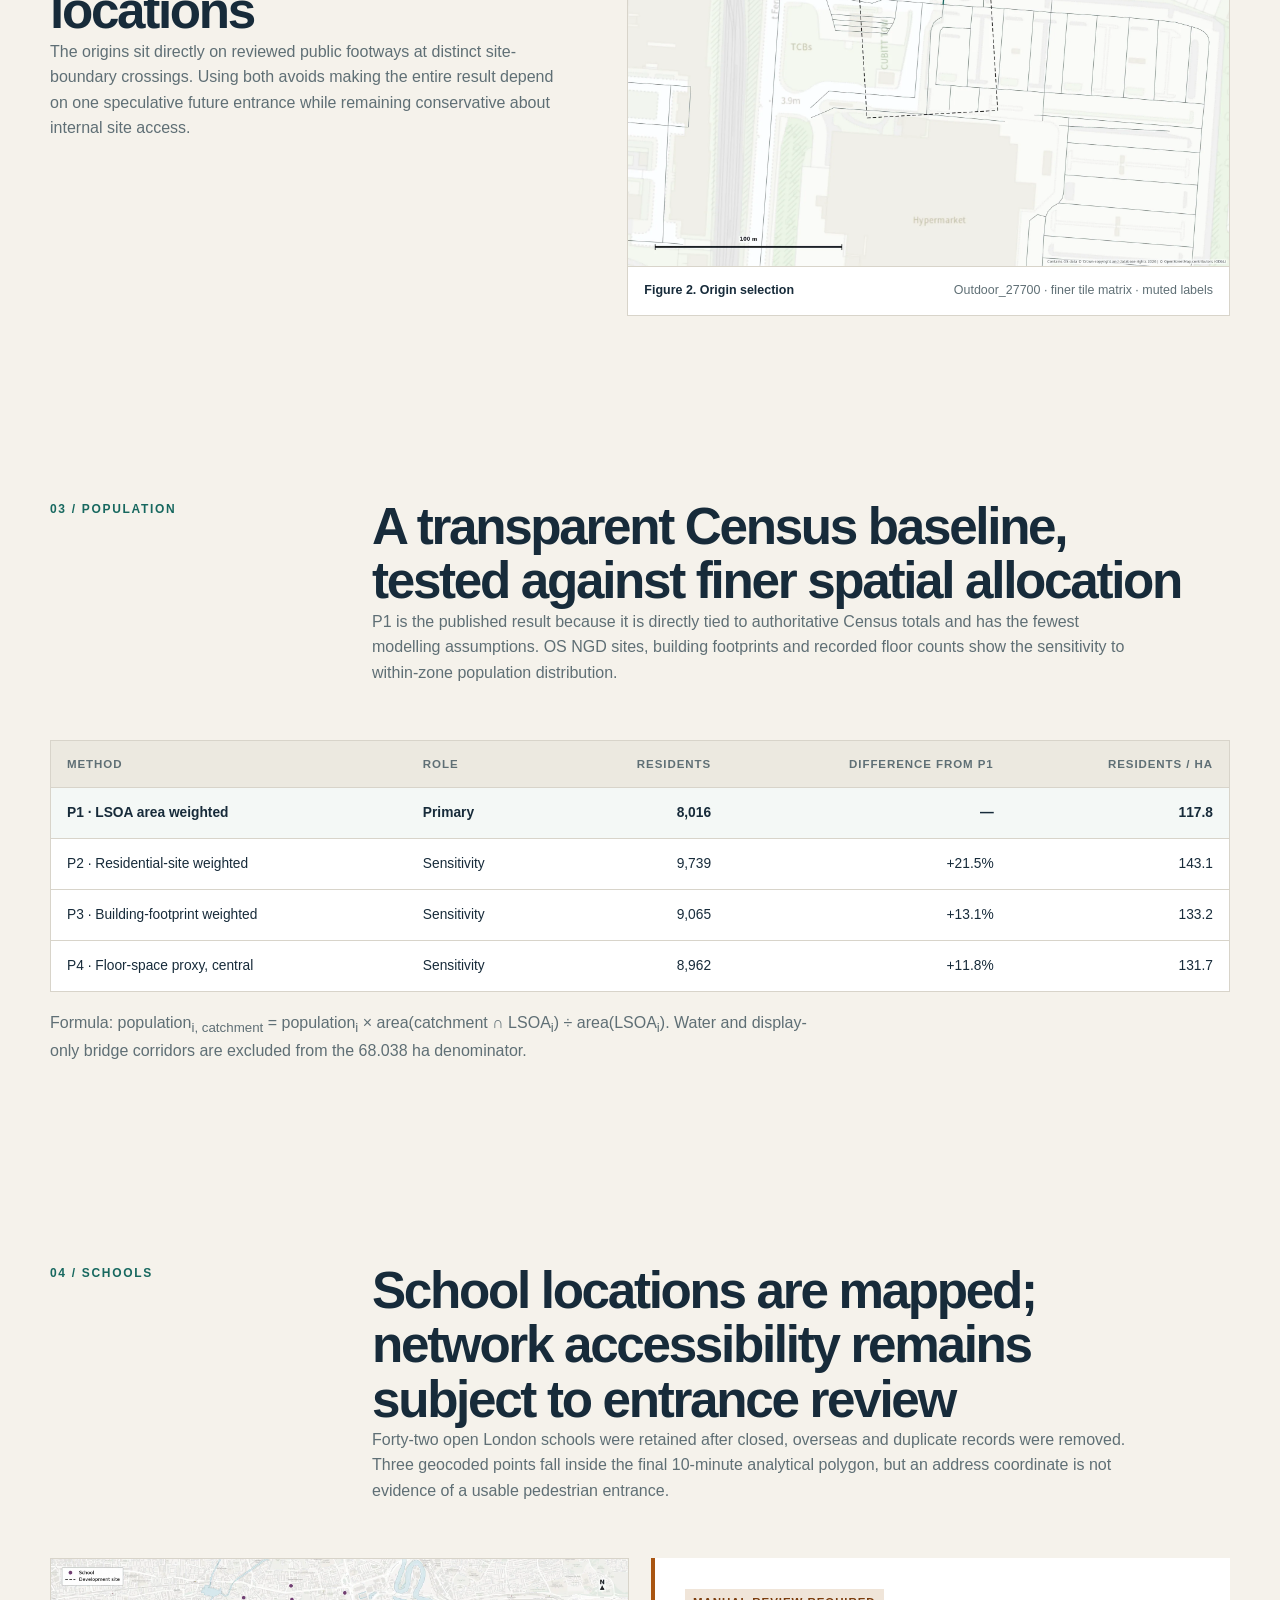
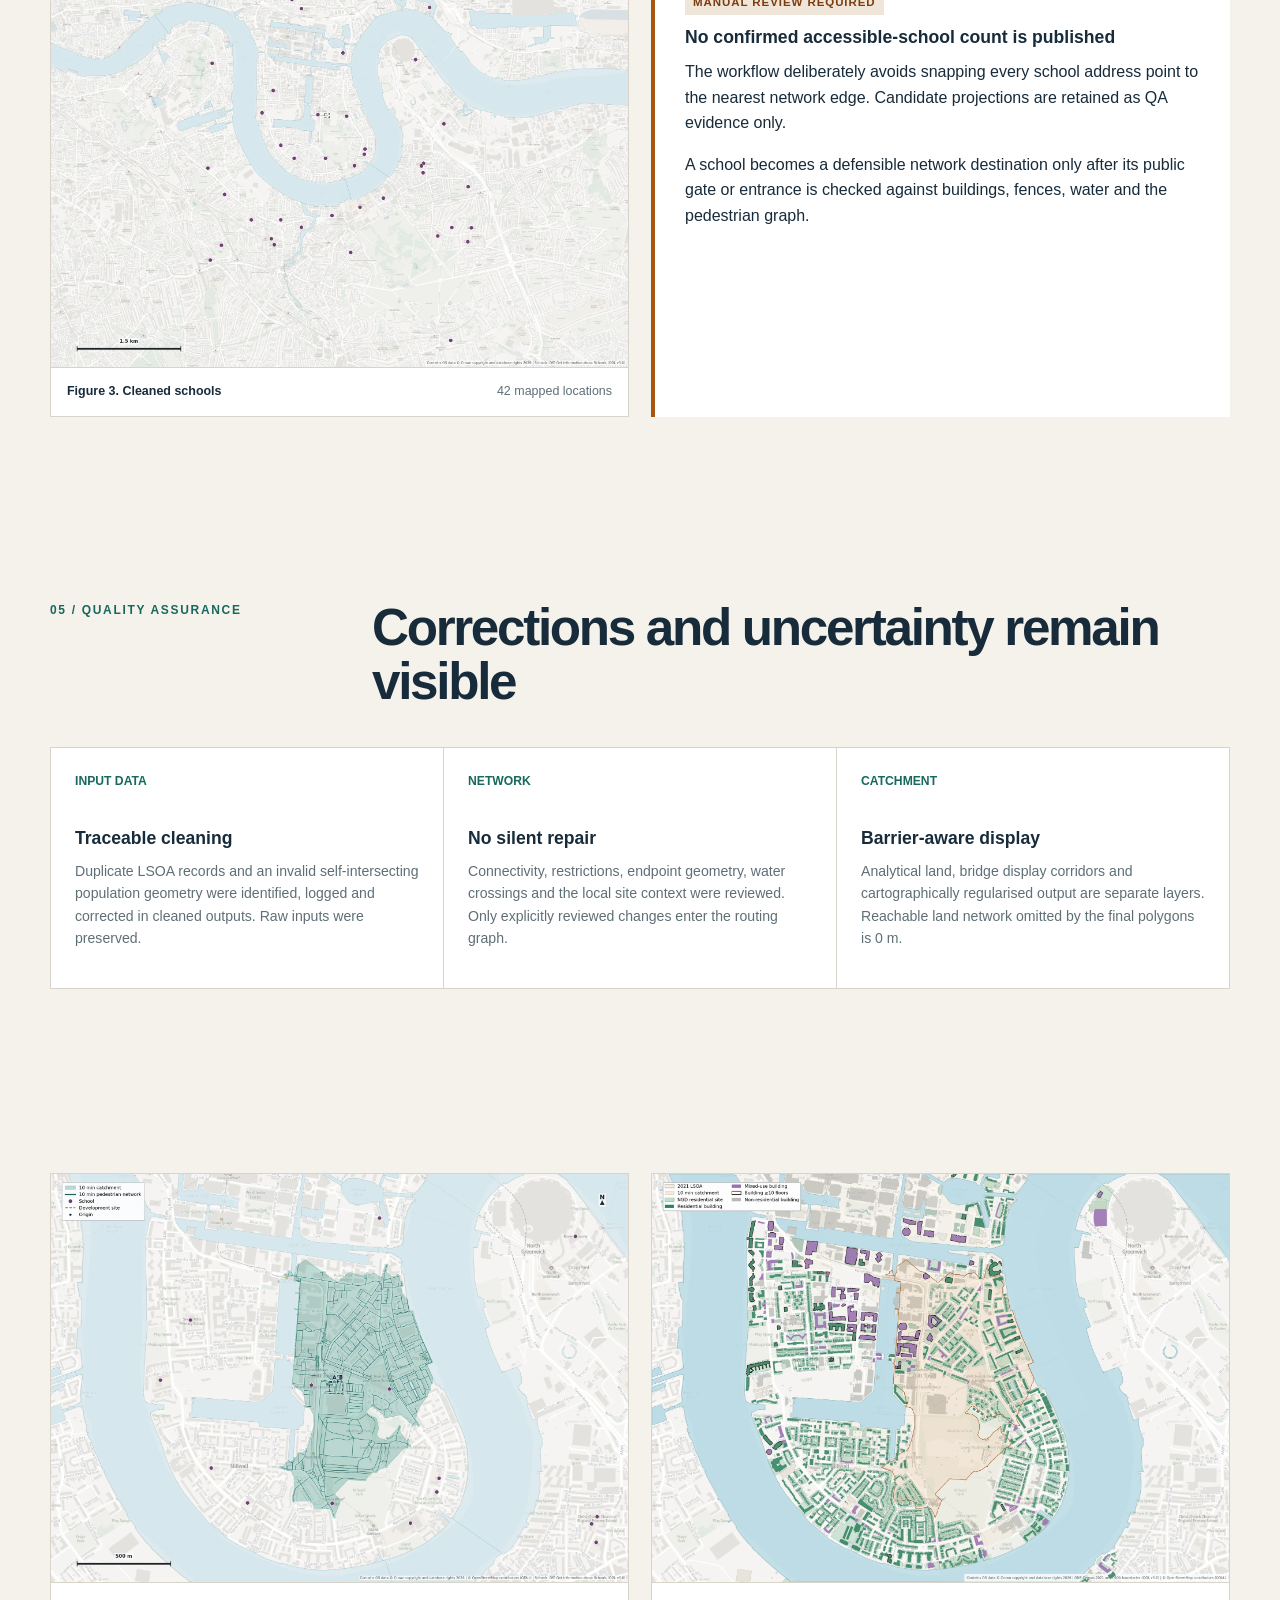
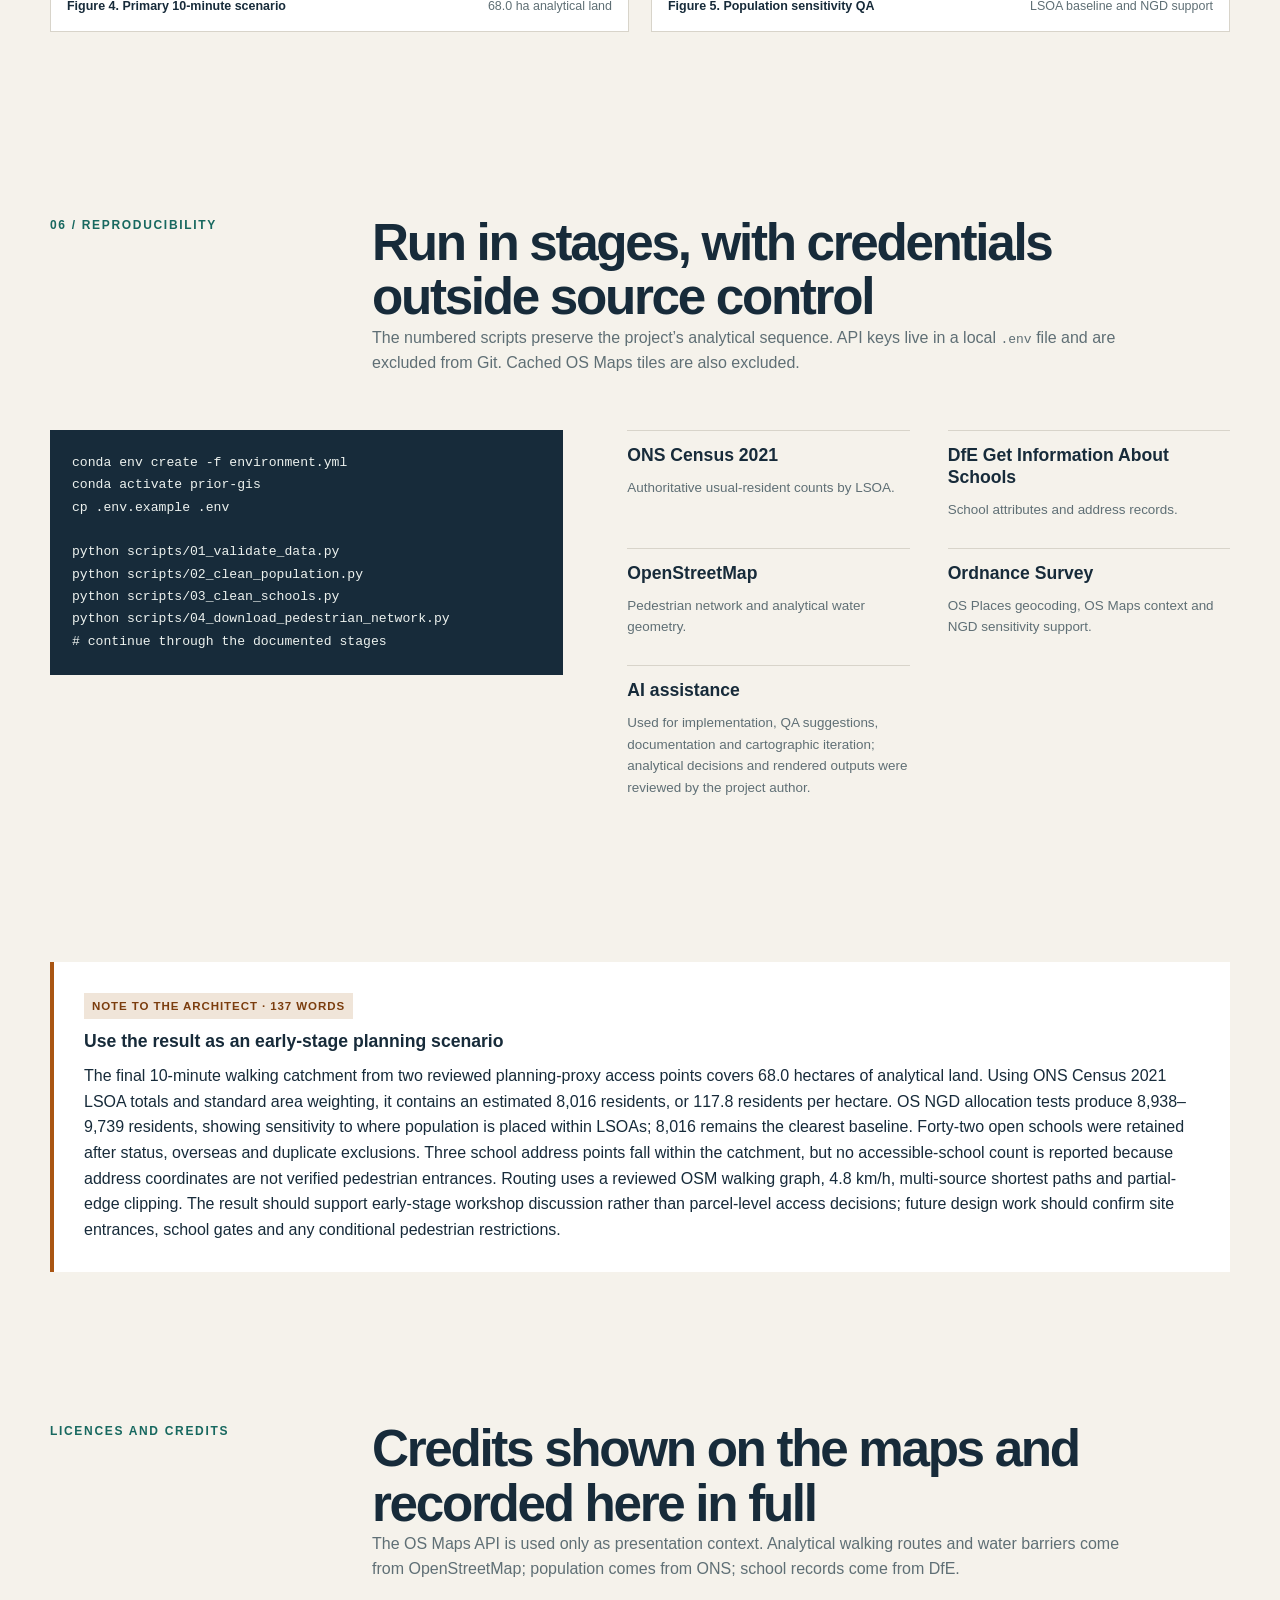
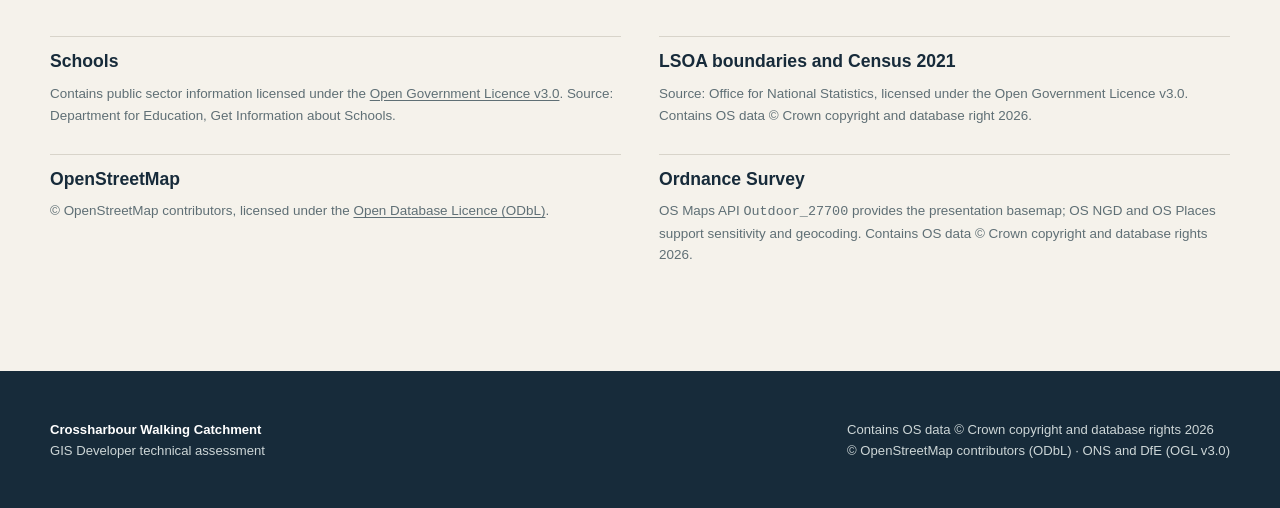
<file: site/index.html>
<!doctype html>
<html lang="en">
<head>
  <meta charset="utf-8">
  <meta name="viewport" content="width=device-width, initial-scale=1">
  <meta name="description" content="Reproducible GIS assessment of walking accessibility, population and schools around a fictional development site at Crossharbour, London.">
  <title>Crossharbour Walking Catchment | GIS Technical Assessment</title>
  <link rel="icon" href="favicon.svg" type="image/svg+xml">
  <link rel="stylesheet" href="assets/style.css">
</head>
<body>
  <nav class="nav" aria-label="Report navigation">
    <div class="nav-inner">
      <a class="brand" href="#top">Crossharbour GIS</a>
      <div class="nav-links">
        <a href="#brief">Brief</a>
        <a href="#results">Results</a>
        <a href="#method">Method</a>
        <a href="#schools">Schools</a>
        <a href="#qa">QA</a>
        <a href="#reproduce">Reproduce</a>
      </div>
    </div>
  </nav>

  <header class="hero" id="top">
    <div>
      <p class="eyebrow">GIS Developer Technical Assessment</p>
      <h1>Crossharbour walking catchment</h1>
      <p class="lede">A reproducible network-based assessment of population and schools around a fictional development site on the Isle of Dogs, London.</p>
      <div class="actions">
        <a class="button" href="#results">View findings</a>
        <a class="button secondary" href="assets/downloads/catchment-10min.pdf">Download primary map</a>
        <a class="button secondary" href="https://github.com/alteregoyishan/Crossharbour-Walking-Catchment">View repository</a>
      </div>
    </div>
    <div class="hero-note">
      <p><strong>Commission.</strong> Estimate current population density within a walking catchment of the plot, identify relevant schools and produce workshop-ready mapping.</p>
      <p><strong>Primary scenario.</strong> 10 minutes at 4.8 km/h from two reviewed planning-proxy access points.</p>
      <p><strong>Analysis CRS.</strong> British National Grid, EPSG:27700.</p>
    </div>
  </header>

  <section class="metrics" aria-label="Primary findings">
    <div class="metric-grid">
      <div class="metric"><span class="metric-value">8,016</span><span class="metric-label">Estimated residents</span></div>
      <div class="metric"><span class="metric-value">68.0 ha</span><span class="metric-label">10-minute land catchment</span></div>
      <div class="metric"><span class="metric-value">117.8</span><span class="metric-label">Residents per hectare</span></div>
      <div class="metric"><span class="metric-value">29.0 km</span><span class="metric-label">Reachable pedestrian network</span></div>
    </div>
  </section>

  <main>
    <section class="section" id="brief">
      <div class="section-head">
        <div class="kicker">Answer to the brief</div>
        <div>
          <h2>Each requested decision is explicit and auditable</h2>
          <p class="measure">The assessment separates source-data correction, network routing, catchment polygonisation and interpretation so each result can be reproduced or challenged independently.</p>
        </div>
      </div>
      <ol class="brief-grid">
        <li><strong>Check the data</strong><span>Validated fields, CRS, spatial position, geometry and attributes; removed a duplicate LSOA, repaired one self-intersection, and logged school exclusions.</span></li>
        <li><strong>Get the network</strong><span>Downloaded an OSMnx <code>walk</code> graph, reviewed topology and pedestrian tags, then retained only explicitly reviewed connectivity changes.</span></li>
        <li><strong>Define the catchment</strong><span>Used two reviewed planning-proxy origins, 4.8 km/h and multi-source shortest paths. The 10-minute scenario is primary; 5 and 15 minutes show sensitivity.</span></li>
        <li><strong>Estimate density</strong><span>Allocated Census 2021 residents by the share of each LSOA inside the analytical land polygon: 8,016 residents, or 117.8 residents per hectare.</span></li>
        <li><strong>Find the schools</strong><span>Retained 42 cleaned open schools. Three address points lie inside the 10-minute polygon, but no accessibility count is claimed without verified public entrances.</span></li>
        <li><strong>Make maps</strong><span>Produced consistent 5-, 10- and 15-minute maps, a combined view, origin and school context maps, and population sensitivity QA.</span></li>
        <li><strong>Write the note</strong><span>The workshop note below is under 200 words and distinguishes findings from assumptions and unresolved access evidence.</span></li>
        <li><strong>Provide code and AI record</strong><span>Numbered Python scripts, tests, method files and the AI usage record are included in the public repository.</span></li>
      </ol>
    </section>

    <section class="section" id="results">
      <div class="section-head">
        <div class="kicker">01 / Spatial result</div>
        <div>
          <h2>Network reach translated into a defensible land catchment</h2>
          <p class="measure">The selected surface interpolates travel time over the reviewed pedestrian network, removes mapped water and preserves narrow verified crossing corridors for cartographic continuity. The analytical land geometry remains separate from display-only bridge corridors.</p>
        </div>
      </div>
      <figure class="figure">
        <img src="assets/images/catchments-combined.webp" alt="Map of the 5, 10 and 15 minute walking catchments around Crossharbour" width="2000" height="1414">
        <figcaption><strong>Figure 1. Walking catchments</strong><span>5, 10 and 15 minutes · two origins · OS Maps context</span></figcaption>
      </figure>
    </section>

    <section class="section compact">
      <div class="cards">
        <article class="card"><div class="card-number">5 MIN</div><h3>16.2 hectares</h3><p>8.2 km of reachable network. A compact local catchment focused on Crossharbour and the immediate site context.</p></article>
        <article class="card"><div class="card-number">10 MIN · PRIMARY</div><h3>68.0 hectares</h3><p>29.0 km of reachable network. This threshold supports the reported population and density estimate.</p></article>
        <article class="card"><div class="card-number">15 MIN</div><h3>144.9 hectares</h3><p>57.3 km of reachable network. Used as a sensitivity and wider workshop context rather than the primary result.</p></article>
      </div>
    </section>

    <section class="section" id="method">
      <div class="section-head">
        <div class="kicker">02 / Method</div>
        <div><h2>Routing is explicit, reviewable and separate from cartographic polygonisation</h2></div>
      </div>
      <div class="timeline">
        <div class="step"><div class="step-index">01</div><h3>Validate supplied data</h3><p>Schema, CRS, duplicate identifiers, geometry validity, spatial location and attribute consistency were checked before cleaning.</p></div>
        <div class="step"><div class="step-index">02</div><h3>Review the pedestrian graph</h3><p>An OSMnx <code>walk</code> network was inspected for components, dead ends, restrictions, geometry and local connectivity. Original downloads remain unchanged.</p></div>
        <div class="step"><div class="step-index">03</div><h3>Select site access</h3><p>Origins A and B are planning proxies where two distinct public footways cross the northern site boundary. They do not claim to be future building entrances.</p></div>
        <div class="step"><div class="step-index">04</div><h3>Route by travel time</h3><p>Multi-source Dijkstra uses edge length and a constant 4.8 km/h walking speed. Partially reachable terminal edges are clipped at each time threshold.</p></div>
        <div class="step"><div class="step-index">05</div><h3>Convert travel time into a polygon</h3><p>Network samples at roughly 15 m support an ordinary-Delaunay travel-time contour. This transparent proxy turns reachable lines into a land area; it does not claim to reproduce constrained-Delaunay research methods.</p></div>
        <div class="step"><div class="step-index">06</div><h3>Apply barriers and estimate population</h3><p>Mapped water is removed and verified crossings retained. Census 2021 totals are allocated by the proportion of each LSOA intersecting the analytical catchment.</p></div>
      </div>
    </section>

    <section class="section">
      <div class="split">
        <div>
          <p class="eyebrow">Origin selection</p>
          <h2>Two independent northern access locations</h2>
          <p class="measure">The origins sit directly on reviewed public footways at distinct site-boundary crossings. Using both avoids making the entire result depend on one speculative future entrance while remaining conservative about internal site access.</p>
        </div>
        <figure class="figure">
          <img src="assets/images/origin-selection.webp" alt="Detailed map of the development site, selected footways and origins A and B" width="1800" height="1273">
          <figcaption><strong>Figure 2. Origin selection</strong><span>Outdoor_27700 · finer tile matrix · muted labels</span></figcaption>
        </figure>
      </div>
    </section>

    <section class="section" id="population">
      <div class="section-head">
        <div class="kicker">03 / Population</div>
        <div>
          <h2>A transparent Census baseline, tested against finer spatial allocation</h2>
          <p class="measure">P1 is the published result because it is directly tied to authoritative Census totals and has the fewest modelling assumptions. OS NGD sites, building footprints and recorded floor counts show the sensitivity to within-zone population distribution.</p>
        </div>
      </div>
      <div class="table-wrap">
        <table>
          <thead><tr><th>Method</th><th>Role</th><th class="numeric">Residents</th><th class="numeric">Difference from P1</th><th class="numeric">Residents / ha</th></tr></thead>
          <tbody>
            <tr class="primary-row"><td>P1 · LSOA area weighted</td><td>Primary</td><td class="numeric">8,016</td><td class="numeric">—</td><td class="numeric">117.8</td></tr>
            <tr><td>P2 · Residential-site weighted</td><td>Sensitivity</td><td class="numeric">9,739</td><td class="numeric">+21.5%</td><td class="numeric">143.1</td></tr>
            <tr><td>P3 · Building-footprint weighted</td><td>Sensitivity</td><td class="numeric">9,065</td><td class="numeric">+13.1%</td><td class="numeric">133.2</td></tr>
            <tr><td>P4 · Floor-space proxy, central</td><td>Sensitivity</td><td class="numeric">8,962</td><td class="numeric">+11.8%</td><td class="numeric">131.7</td></tr>
          </tbody>
        </table>
      </div>
      <p class="measure" style="margin-top:18px">Formula: population<sub>i, catchment</sub> = population<sub>i</sub> × area(catchment ∩ LSOA<sub>i</sub>) ÷ area(LSOA<sub>i</sub>). Water and display-only bridge corridors are excluded from the 68.038 ha denominator.</p>
    </section>

    <section class="section" id="schools">
      <div class="section-head">
        <div class="kicker">04 / Schools</div>
        <div>
          <h2>School locations are mapped; network accessibility remains subject to entrance review</h2>
          <p class="measure">Forty-two open London schools were retained after closed, overseas and duplicate records were removed. Three geocoded points fall inside the final 10-minute analytical polygon, but an address coordinate is not evidence of a usable pedestrian entrance.</p>
        </div>
      </div>
      <div class="figure-grid">
        <figure class="figure">
          <img src="assets/images/schools-overview.webp" alt="Overview map of all 42 cleaned school locations" width="1800" height="1273">
          <figcaption><strong>Figure 3. Cleaned schools</strong><span>42 mapped locations</span></figcaption>
        </figure>
        <div class="callout">
          <span class="status">Manual review required</span>
          <h3>No confirmed accessible-school count is published</h3>
          <p>The workflow deliberately avoids snapping every school address point to the nearest network edge. Candidate projections are retained as QA evidence only.</p>
          <p>A school becomes a defensible network destination only after its public gate or entrance is checked against buildings, fences, water and the pedestrian graph.</p>
        </div>
      </div>
    </section>

    <section class="section" id="qa">
      <div class="section-head">
        <div class="kicker">05 / Quality assurance</div>
        <div><h2>Corrections and uncertainty remain visible</h2></div>
      </div>
      <div class="cards">
        <article class="card"><div class="card-number">INPUT DATA</div><h3>Traceable cleaning</h3><p>Duplicate LSOA records and an invalid self-intersecting population geometry were identified, logged and corrected in cleaned outputs. Raw inputs were preserved.</p></article>
        <article class="card"><div class="card-number">NETWORK</div><h3>No silent repair</h3><p>Connectivity, restrictions, endpoint geometry, water crossings and the local site context were reviewed. Only explicitly reviewed changes enter the routing graph.</p></article>
        <article class="card"><div class="card-number">CATCHMENT</div><h3>Barrier-aware display</h3><p>Analytical land, bridge display corridors and cartographically regularised output are separate layers. Reachable land network omitted by the final polygons is 0 m.</p></article>
      </div>
    </section>

    <section class="section">
      <div class="figure-grid">
        <figure class="figure">
          <img src="assets/images/catchment-10min.webp" alt="Primary 10 minute walking catchment map" width="1800" height="1273">
          <figcaption><strong>Figure 4. Primary 10-minute scenario</strong><span>68.0 ha analytical land</span></figcaption>
        </figure>
        <figure class="figure">
          <img src="assets/images/population-sensitivity.webp" alt="Population allocation sensitivity map" width="1800" height="1273">
          <figcaption><strong>Figure 5. Population sensitivity QA</strong><span>LSOA baseline and NGD support</span></figcaption>
        </figure>
      </div>
    </section>

    <section class="section" id="reproduce">
      <div class="section-head">
        <div class="kicker">06 / Reproducibility</div>
        <div>
          <h2>Run in stages, with credentials outside source control</h2>
          <p class="measure">The numbered scripts preserve the project’s analytical sequence. API keys live in a local <code>.env</code> file and are excluded from Git. Cached OS Maps tiles are also excluded.</p>
        </div>
      </div>
      <div class="split">
        <pre class="code"><code>conda env create -f environment.yml
conda activate prior-gis
cp .env.example .env

python scripts/01_validate_data.py
python scripts/02_clean_population.py
python scripts/03_clean_schools.py
python scripts/04_download_pedestrian_network.py
# continue through the documented stages</code></pre>
        <div class="source-list">
          <div class="source-item"><h3>ONS Census 2021</h3><p>Authoritative usual-resident counts by LSOA.</p></div>
          <div class="source-item"><h3>DfE Get Information About Schools</h3><p>School attributes and address records.</p></div>
          <div class="source-item"><h3>OpenStreetMap</h3><p>Pedestrian network and analytical water geometry.</p></div>
          <div class="source-item"><h3>Ordnance Survey</h3><p>OS Places geocoding, OS Maps context and NGD sensitivity support.</p></div>
          <div class="source-item"><h3>AI assistance</h3><p>Used for implementation, QA suggestions, documentation and cartographic iteration; analytical decisions and rendered outputs were reviewed by the project author.</p></div>
        </div>
      </div>
    </section>

    <section class="section compact">
      <div class="callout">
        <span class="status">Note to the architect · 137 words</span>
        <h3>Use the result as an early-stage planning scenario</h3>
        <p>The final 10-minute walking catchment from two reviewed planning-proxy access points covers 68.0 hectares of analytical land. Using ONS Census 2021 LSOA totals and standard area weighting, it contains an estimated 8,016 residents, or 117.8 residents per hectare. OS NGD allocation tests produce 8,938–9,739 residents, showing sensitivity to where population is placed within LSOAs; 8,016 remains the clearest baseline. Forty-two open schools were retained after status, overseas and duplicate exclusions. Three school address points fall within the catchment, but no accessible-school count is reported because address coordinates are not verified pedestrian entrances. Routing uses a reviewed OSM walking graph, 4.8 km/h, multi-source shortest paths and partial-edge clipping. The result should support early-stage workshop discussion rather than parcel-level access decisions; future design work should confirm site entrances, school gates and any conditional pedestrian restrictions.</p>
      </div>
    </section>

    <section class="section compact" id="licences">
      <div class="section-head">
        <div class="kicker">Licences and credits</div>
        <div>
          <h2>Credits shown on the maps and recorded here in full</h2>
          <p class="measure">The OS Maps API is used only as presentation context. Analytical walking routes and water barriers come from OpenStreetMap; population comes from ONS; school records come from DfE.</p>
        </div>
      </div>
      <div class="source-list licence-list">
        <div class="source-item"><h3>Schools</h3><p>Contains public sector information licensed under the <a href="https://www.nationalarchives.gov.uk/doc/open-government-licence/version/3/">Open Government Licence v3.0</a>. Source: Department for Education, Get Information about Schools.</p></div>
        <div class="source-item"><h3>LSOA boundaries and Census 2021</h3><p>Source: Office for National Statistics, licensed under the Open Government Licence v3.0. Contains OS data © Crown copyright and database right 2026.</p></div>
        <div class="source-item"><h3>OpenStreetMap</h3><p>© OpenStreetMap contributors, licensed under the <a href="https://www.openstreetmap.org/copyright">Open Database Licence (ODbL)</a>.</p></div>
        <div class="source-item"><h3>Ordnance Survey</h3><p>OS Maps API <code>Outdoor_27700</code> provides the presentation basemap; OS NGD and OS Places support sensitivity and geocoding. Contains OS data © Crown copyright and database rights 2026.</p></div>
      </div>
    </section>
  </main>

  <footer>
    <div class="footer-inner">
      <div><strong>Crossharbour Walking Catchment</strong><br>GIS Developer technical assessment</div>
      <div>Contains OS data © Crown copyright and database rights 2026<br>© OpenStreetMap contributors (ODbL) · ONS and DfE (OGL v3.0)</div>
    </div>
  </footer>
</body>
</html>
</file>
<file: docs/assets/style.css>
:root {
  --ink: #172b3a;
  --muted: #5f6f75;
  --paper: #f5f2eb;
  --surface: #ffffff;
  --line: #d8d4ca;
  --teal: #17685f;
  --orange: #a95512;
  --blue: #274963;
  --plum: #713e73;
  --max: 1180px;
}

* { box-sizing: border-box; }
html { scroll-behavior: smooth; }
body {
  margin: 0;
  color: var(--ink);
  background: var(--paper);
  font-family: Inter, ui-sans-serif, -apple-system, BlinkMacSystemFont, "Segoe UI", sans-serif;
  line-height: 1.6;
}
a { color: inherit; }
img { display: block; max-width: 100%; }

.nav {
  position: sticky;
  top: 0;
  z-index: 50;
  background: rgba(245, 242, 235, 0.94);
  border-bottom: 1px solid rgba(23, 43, 58, 0.14);
  backdrop-filter: blur(14px);
}
.nav-inner {
  width: min(var(--max), calc(100% - 40px));
  min-height: 66px;
  margin: 0 auto;
  display: flex;
  align-items: center;
  justify-content: space-between;
  gap: 24px;
}
.brand {
  font-size: 0.84rem;
  font-weight: 760;
  letter-spacing: 0.1em;
  text-decoration: none;
  text-transform: uppercase;
}
.nav-links { display: flex; gap: 22px; align-items: center; }
.nav-links a {
  color: var(--muted);
  font-size: 0.85rem;
  text-decoration: none;
}
.nav-links a:hover { color: var(--ink); }

.hero {
  width: min(var(--max), calc(100% - 40px));
  margin: 0 auto;
  padding: 88px 0 42px;
  display: grid;
  grid-template-columns: minmax(0, 1.05fr) minmax(320px, 0.95fr);
  align-items: end;
  gap: 64px;
}
.eyebrow {
  margin: 0 0 16px;
  color: var(--teal);
  font-size: 0.76rem;
  font-weight: 800;
  letter-spacing: 0.15em;
  text-transform: uppercase;
}
h1 {
  max-width: 760px;
  margin: 0;
  font-size: clamp(3rem, 6vw, 6.2rem);
  line-height: 0.96;
  letter-spacing: -0.055em;
}
.lede {
  max-width: 650px;
  margin: 26px 0 0;
  color: var(--muted);
  font-size: clamp(1.03rem, 1.5vw, 1.25rem);
}
.hero-note {
  border-top: 1px solid var(--ink);
  padding-top: 20px;
  color: var(--muted);
  font-size: 0.9rem;
}
.hero-note strong { color: var(--ink); }
.actions { display: flex; flex-wrap: wrap; gap: 10px; margin-top: 30px; }
.button {
  display: inline-flex;
  align-items: center;
  min-height: 44px;
  padding: 0 17px;
  border: 1px solid var(--ink);
  background: var(--ink);
  color: white;
  font-size: 0.85rem;
  font-weight: 700;
  text-decoration: none;
}
.button.secondary { background: transparent; color: var(--ink); }

.metrics {
  border-top: 1px solid var(--line);
  border-bottom: 1px solid var(--line);
  background: rgba(255,255,255,0.55);
}
.metric-grid {
  width: min(var(--max), calc(100% - 40px));
  margin: 0 auto;
  display: grid;
  grid-template-columns: repeat(5, 1fr);
}
.metric { padding: 28px 26px; border-left: 1px solid var(--line); }
.metric:first-child { border-left: 0; padding-left: 0; }
.metric-value { display: block; font-size: clamp(1.8rem, 3vw, 2.7rem); font-weight: 780; letter-spacing: -0.04em; }
.metric-label { color: var(--muted); font-size: 0.78rem; text-transform: uppercase; letter-spacing: 0.09em; }

main { overflow: hidden; }
.section {
  width: min(var(--max), calc(100% - 40px));
  margin: 0 auto;
  padding: 92px 0;
}
.section.compact { padding-top: 58px; }
.section-head {
  display: grid;
  grid-template-columns: 0.5fr 1.5fr;
  gap: 36px;
  margin-bottom: 38px;
  align-items: start;
}
.kicker { color: var(--teal); font-size: 0.75rem; font-weight: 800; letter-spacing: 0.14em; text-transform: uppercase; }
h2 { max-width: 820px; margin: 0; font-size: clamp(2rem, 4vw, 3.7rem); line-height: 1.06; letter-spacing: -0.045em; }
h3 { margin: 0 0 10px; font-size: 1.1rem; line-height: 1.25; }
p { margin: 0 0 1em; }
.measure { max-width: 760px; color: var(--muted); }

.figure {
  margin: 0;
  border: 1px solid var(--line);
  background: white;
}
.figure img { width: 100%; height: auto; }
.figure figcaption {
  display: flex;
  justify-content: space-between;
  gap: 24px;
  padding: 14px 16px;
  border-top: 1px solid var(--line);
  color: var(--muted);
  font-size: 0.78rem;
}
.figure figcaption strong { color: var(--ink); }
.figure-grid { display: grid; grid-template-columns: 1fr 1fr; gap: 22px; }

.split { display: grid; grid-template-columns: 0.92fr 1.08fr; gap: 64px; align-items: start; }
.cards { display: grid; grid-template-columns: repeat(3, 1fr); gap: 1px; background: var(--line); border: 1px solid var(--line); }
.card { background: var(--surface); padding: 24px; }
.card-number { margin-bottom: 36px; color: var(--teal); font-size: 0.76rem; font-weight: 800; }
.card p { color: var(--muted); font-size: 0.88rem; }

.timeline { border-top: 1px solid var(--line); }
.step { display: grid; grid-template-columns: 64px 230px 1fr; gap: 24px; padding: 22px 0; border-bottom: 1px solid var(--line); }
.step-index { color: var(--teal); font-weight: 800; }
.step p { color: var(--muted); margin: 0; }

.brief-grid {
  margin: 0;
  padding: 0;
  display: grid;
  grid-template-columns: repeat(2, 1fr);
  gap: 1px;
  background: var(--line);
  border: 1px solid var(--line);
  list-style: none;
  counter-reset: brief;
}
.brief-grid li {
  min-height: 150px;
  padding: 24px;
  background: var(--surface);
  counter-increment: brief;
}
.brief-grid li::before {
  content: counter(brief, decimal-leading-zero);
  display: block;
  margin-bottom: 26px;
  color: var(--teal);
  font-size: 0.75rem;
  font-weight: 800;
}
.brief-grid strong { display: block; margin-bottom: 8px; }
.brief-grid span { color: var(--muted); font-size: 0.88rem; }
.licence-list a { text-underline-offset: 2px; }

.table-wrap { overflow-x: auto; border: 1px solid var(--line); background: white; }
table { width: 100%; border-collapse: collapse; min-width: 690px; }
th, td { padding: 14px 16px; border-bottom: 1px solid var(--line); text-align: left; font-size: 0.86rem; }
th { background: #ece9e0; color: var(--muted); font-size: 0.72rem; letter-spacing: 0.08em; text-transform: uppercase; }
td.numeric, th.numeric { text-align: right; font-variant-numeric: tabular-nums; }
tr:last-child td { border-bottom: 0; }
.primary-row td { font-weight: 720; background: #f4f8f6; }

.callout {
  padding: 30px;
  border-left: 4px solid var(--orange);
  background: white;
}
.callout p:last-child { margin-bottom: 0; }
.status {
  display: inline-block;
  margin-bottom: 12px;
  padding: 4px 8px;
  background: #f0e5d9;
  color: #7b3d0e;
  font-size: 0.72rem;
  font-weight: 800;
  letter-spacing: 0.08em;
  text-transform: uppercase;
}

.code {
  margin: 0;
  padding: 22px;
  overflow-x: auto;
  background: var(--ink);
  color: #edf2ef;
  font: 0.82rem/1.7 ui-monospace, SFMono-Regular, Menlo, Consolas, monospace;
}
.source-list { display: grid; grid-template-columns: repeat(2, 1fr); gap: 14px 38px; }
.source-item { padding-top: 14px; border-top: 1px solid var(--line); }
.source-item p { color: var(--muted); font-size: 0.84rem; }

footer { background: var(--ink); color: white; }
.footer-inner {
  width: min(var(--max), calc(100% - 40px));
  margin: 0 auto;
  padding: 48px 0;
  display: flex;
  justify-content: space-between;
  gap: 30px;
  color: #cdd6d7;
  font-size: 0.82rem;
}
.footer-inner strong { color: white; }
.project-subtitle { font-size: clamp(1.3rem, 2.5vw, 2rem); color: var(--teal); margin: 20px 0 0; }
.note-title { font-size: clamp(1.6rem, 2.7vw, 2.5rem); margin-bottom: 24px; }
.supporting { margin-top: 30px; border-top: 1px solid var(--line); padding-top: 20px; }
.supporting summary { cursor: pointer; font-weight: 700; padding: 8px 0 20px; }
.supporting p { margin-top: 20px; color: var(--muted); }
.school-table { margin: 24px 0 18px; }
.sensitivity-note { margin-top: 20px; }
.workflow { max-width: 760px; margin: auto; }
.flow-step { padding: 18px 24px; border: 1px solid var(--line); background: white; text-align: center; }
.flow-step strong, .flow-step span { display: block; }
.flow-step span { margin-top: 5px; color: var(--muted); font-size: .87rem; }
.flow-arrow { text-align: center; color: var(--teal); font-size: 1.6rem; line-height: 1.7; }
.flow-branch, .qa-grid { display: grid; grid-template-columns: repeat(2, minmax(0, 1fr)); gap: 18px; }
.flow-step.final { background: var(--ink); color: white; }
.flow-step.final span { color: #dce7e2; }
.method-list { display: grid; grid-template-columns: repeat(2, minmax(0, 1fr)); gap: 28px 40px; }
.method-list > div { border-top: 1px solid var(--line); padding-top: 18px; }
.method-list p { color: var(--muted); font-size: .9rem; }
@media (max-width: 850px) {
  .metric:nth-child(5) { border-left: 0; padding-left: 0; border-top: 1px solid var(--line); }
  .method-list { grid-template-columns: 1fr; }
}
@media (max-width: 520px) {
  .qa-grid { grid-template-columns: 1fr; }
  .flow-step { padding: 15px 10px; }
  .metric-value { font-size: 1.7rem; }
  .hero { min-width: 0; padding: 34px 0 26px; }
  .hero-note { display: none; }
}

@media (max-width: 850px) {
  .nav-links { display: none; }
  .hero, .split, .section-head { grid-template-columns: 1fr; gap: 28px; }
  .hero { padding-top: 58px; }
  .metric-grid { grid-template-columns: repeat(2, 1fr); }
  .metric:nth-child(3) { border-left: 0; padding-left: 0; border-top: 1px solid var(--line); }
  .metric:nth-child(4) { border-top: 1px solid var(--line); }
  .cards, .brief-grid { grid-template-columns: 1fr; }
  .figure-grid, .source-list { grid-template-columns: 1fr; }
  .step { grid-template-columns: 42px 1fr; }
  .step p { grid-column: 2; }
}

@media (max-width: 520px) {
  .nav-inner, .hero, .section, .metric-grid, .footer-inner { width: min(100% - 26px, var(--max)); }
  h1 { font-size: 3.1rem; }
  .metric { padding: 22px 14px; }
  .figure figcaption, .footer-inner { flex-direction: column; }
}

@media print {
  .nav, .actions { display: none; }
  body { background: white; }
  .hero, .section { padding: 35px 0; }
  .figure, .card, .table-wrap { break-inside: avoid; }
}

/* Architect-facing report: compact approach and visible supporting maps. */
.section { padding: 64px 0; scroll-margin-top: 88px; }
.kicker { font-size: 1.05rem; letter-spacing: .06em; line-height: 1.4; }
.section-head { grid-template-columns: .43fr 1.57fr; gap: 32px; }
.workflow-compact { list-style: none; counter-reset: workflow; padding: 0; margin: 0 0 34px; display: grid; grid-template-columns: repeat(3,minmax(0,1fr)); gap: 12px; }
.workflow-compact li { counter-increment: workflow; background: rgba(255,255,255,.7); border-top: 2px solid var(--teal); padding: 16px 18px; }
.workflow-compact li::before { content: counter(workflow,decimal-leading-zero); display: block; color: var(--teal); font-size: .76rem; font-weight: 750; margin-bottom: 5px; }
.workflow-compact strong, .workflow-compact span { display: block; }
.workflow-compact span { color: var(--muted); font-size: .84rem; margin-top: 5px; }
.approach-grid, .school-context, .combined-reference { display: grid; grid-template-columns: minmax(0,1.25fr) minmax(0,.75fr); gap: 30px; align-items: start; }
.approach-copy p, .school-context p, .combined-reference p { font-size: .91rem; color: var(--muted); }
.approach-copy h3:not(:first-child) { margin-top: 24px; }
.cleaning-overview, .comparison-context, .subsection-head { margin-top: 38px; }
.cleaning-table { min-width: 600px; }
.cleaning-table td:first-child { width: 16%; }
.cleaning-table td:nth-child(2) { width: 28%; }
.comparison-context > h3, .subsection-head h3 { font-size: 1.5rem; letter-spacing: -.025em; }
.combined-reference { margin-top: 28px; }
.scenario-rationale { margin-top: 18px; }
.population-layout { display: grid; grid-template-columns: minmax(0,1.05fr) minmax(0,.95fr); gap: 26px; align-items: start; }
.population-layout table { min-width: 0; }
.population-layout th, .population-layout td { padding: 12px 10px; font-size: .78rem; }
.population-layout th { font-size: .66rem; }
.qa-summary, .implementation-note { margin-top: 26px; color: var(--muted); font-size: .9rem; }
@media (max-width: 850px) {
  .section-head { grid-template-columns: 1fr; gap: 16px; }
  .workflow-compact { grid-template-columns: repeat(2,minmax(0,1fr)); }
  .approach-grid, .school-context, .combined-reference, .population-layout { grid-template-columns: 1fr; }
  .section { padding: 44px 0; }
}
@media (max-width: 520px) {
  .workflow-compact { gap: 8px; }
  .workflow-compact li { padding: 12px; }
  .workflow-compact strong { font-size: .85rem; }
  .workflow-compact span { font-size: .78rem; }
  .kicker { font-size: 1rem; }
  .hero { padding-top: 34px; }
}
.method-description { display: block; margin-top: 5px; color: var(--muted); font-size: .76rem; font-weight: 400; line-height: 1.45; }
.coordinate-method { margin-top: 26px; max-width: 850px; }
.coordinate-method p { color: var(--muted); font-size: .9rem; }
.weighting-explanation { margin-bottom: 24px; }
.coordinate-method + h3 { margin-top: 26px; }
.origin-figure figcaption strong { font-size: .92rem; }
</file>
<file: site/assets/style.css>
:root {
  --ink: #172b3a;
  --muted: #5f6f75;
  --paper: #f5f2eb;
  --surface: #ffffff;
  --line: #d8d4ca;
  --teal: #17685f;
  --orange: #a95512;
  --blue: #274963;
  --plum: #713e73;
  --max: 1180px;
}

* { box-sizing: border-box; }
html { scroll-behavior: smooth; }
body {
  margin: 0;
  color: var(--ink);
  background: var(--paper);
  font-family: Inter, ui-sans-serif, -apple-system, BlinkMacSystemFont, "Segoe UI", sans-serif;
  line-height: 1.6;
}
a { color: inherit; }
img { display: block; max-width: 100%; }

.nav {
  position: sticky;
  top: 0;
  z-index: 50;
  background: rgba(245, 242, 235, 0.94);
  border-bottom: 1px solid rgba(23, 43, 58, 0.14);
  backdrop-filter: blur(14px);
}
.nav-inner {
  width: min(var(--max), calc(100% - 40px));
  min-height: 66px;
  margin: 0 auto;
  display: flex;
  align-items: center;
  justify-content: space-between;
  gap: 24px;
}
.brand {
  font-size: 0.84rem;
  font-weight: 760;
  letter-spacing: 0.1em;
  text-decoration: none;
  text-transform: uppercase;
}
.nav-links { display: flex; gap: 22px; align-items: center; }
.nav-links a {
  color: var(--muted);
  font-size: 0.85rem;
  text-decoration: none;
}
.nav-links a:hover { color: var(--ink); }

.hero {
  width: min(var(--max), calc(100% - 40px));
  margin: 0 auto;
  padding: 88px 0 42px;
  display: grid;
  grid-template-columns: minmax(0, 1.05fr) minmax(320px, 0.95fr);
  align-items: end;
  gap: 64px;
}
.eyebrow {
  margin: 0 0 16px;
  color: var(--teal);
  font-size: 0.76rem;
  font-weight: 800;
  letter-spacing: 0.15em;
  text-transform: uppercase;
}
h1 {
  max-width: 760px;
  margin: 0;
  font-size: clamp(3rem, 6vw, 6.2rem);
  line-height: 0.96;
  letter-spacing: -0.055em;
}
.lede {
  max-width: 650px;
  margin: 26px 0 0;
  color: var(--muted);
  font-size: clamp(1.03rem, 1.5vw, 1.25rem);
}
.hero-note {
  border-top: 1px solid var(--ink);
  padding-top: 20px;
  color: var(--muted);
  font-size: 0.9rem;
}
.hero-note strong { color: var(--ink); }
.actions { display: flex; flex-wrap: wrap; gap: 10px; margin-top: 30px; }
.button {
  display: inline-flex;
  align-items: center;
  min-height: 44px;
  padding: 0 17px;
  border: 1px solid var(--ink);
  background: var(--ink);
  color: white;
  font-size: 0.85rem;
  font-weight: 700;
  text-decoration: none;
}
.button.secondary { background: transparent; color: var(--ink); }

.metrics {
  border-top: 1px solid var(--line);
  border-bottom: 1px solid var(--line);
  background: rgba(255,255,255,0.55);
}
.metric-grid {
  width: min(var(--max), calc(100% - 40px));
  margin: 0 auto;
  display: grid;
  grid-template-columns: repeat(4, 1fr);
}
.metric { padding: 28px 26px; border-left: 1px solid var(--line); }
.metric:first-child { border-left: 0; padding-left: 0; }
.metric-value { display: block; font-size: clamp(1.8rem, 3vw, 2.7rem); font-weight: 780; letter-spacing: -0.04em; }
.metric-label { color: var(--muted); font-size: 0.78rem; text-transform: uppercase; letter-spacing: 0.09em; }

main { overflow: hidden; }
.section {
  width: min(var(--max), calc(100% - 40px));
  margin: 0 auto;
  padding: 92px 0;
}
.section.compact { padding-top: 58px; }
.section-head {
  display: grid;
  grid-template-columns: 0.5fr 1.5fr;
  gap: 36px;
  margin-bottom: 38px;
  align-items: start;
}
.kicker { color: var(--teal); font-size: 0.75rem; font-weight: 800; letter-spacing: 0.14em; text-transform: uppercase; }
h2 { max-width: 820px; margin: 0; font-size: clamp(2rem, 4vw, 3.7rem); line-height: 1.06; letter-spacing: -0.045em; }
h3 { margin: 0 0 10px; font-size: 1.1rem; line-height: 1.25; }
p { margin: 0 0 1em; }
.measure { max-width: 760px; color: var(--muted); }

.figure {
  margin: 0;
  border: 1px solid var(--line);
  background: white;
}
.figure img { width: 100%; height: auto; }
.figure figcaption {
  display: flex;
  justify-content: space-between;
  gap: 24px;
  padding: 14px 16px;
  border-top: 1px solid var(--line);
  color: var(--muted);
  font-size: 0.78rem;
}
.figure figcaption strong { color: var(--ink); }
.figure-grid { display: grid; grid-template-columns: 1fr 1fr; gap: 22px; }

.split { display: grid; grid-template-columns: 0.92fr 1.08fr; gap: 64px; align-items: start; }
.cards { display: grid; grid-template-columns: repeat(3, 1fr); gap: 1px; background: var(--line); border: 1px solid var(--line); }
.card { background: var(--surface); padding: 24px; }
.card-number { margin-bottom: 36px; color: var(--teal); font-size: 0.76rem; font-weight: 800; }
.card p { color: var(--muted); font-size: 0.88rem; }

.timeline { border-top: 1px solid var(--line); }
.step { display: grid; grid-template-columns: 64px 230px 1fr; gap: 24px; padding: 22px 0; border-bottom: 1px solid var(--line); }
.step-index { color: var(--teal); font-weight: 800; }
.step p { color: var(--muted); margin: 0; }

.brief-grid {
  margin: 0;
  padding: 0;
  display: grid;
  grid-template-columns: repeat(2, 1fr);
  gap: 1px;
  background: var(--line);
  border: 1px solid var(--line);
  list-style: none;
  counter-reset: brief;
}
.brief-grid li {
  min-height: 150px;
  padding: 24px;
  background: var(--surface);
  counter-increment: brief;
}
.brief-grid li::before {
  content: counter(brief, decimal-leading-zero);
  display: block;
  margin-bottom: 26px;
  color: var(--teal);
  font-size: 0.75rem;
  font-weight: 800;
}
.brief-grid strong { display: block; margin-bottom: 8px; }
.brief-grid span { color: var(--muted); font-size: 0.88rem; }
.licence-list a { text-underline-offset: 2px; }

.table-wrap { overflow-x: auto; border: 1px solid var(--line); background: white; }
table { width: 100%; border-collapse: collapse; min-width: 690px; }
th, td { padding: 14px 16px; border-bottom: 1px solid var(--line); text-align: left; font-size: 0.86rem; }
th { background: #ece9e0; color: var(--muted); font-size: 0.72rem; letter-spacing: 0.08em; text-transform: uppercase; }
td.numeric, th.numeric { text-align: right; font-variant-numeric: tabular-nums; }
tr:last-child td { border-bottom: 0; }
.primary-row td { font-weight: 720; background: #f4f8f6; }

.callout {
  padding: 30px;
  border-left: 4px solid var(--orange);
  background: white;
}
.callout p:last-child { margin-bottom: 0; }
.status {
  display: inline-block;
  margin-bottom: 12px;
  padding: 4px 8px;
  background: #f0e5d9;
  color: #7b3d0e;
  font-size: 0.72rem;
  font-weight: 800;
  letter-spacing: 0.08em;
  text-transform: uppercase;
}

.code {
  margin: 0;
  padding: 22px;
  overflow-x: auto;
  background: var(--ink);
  color: #edf2ef;
  font: 0.82rem/1.7 ui-monospace, SFMono-Regular, Menlo, Consolas, monospace;
}
.source-list { display: grid; grid-template-columns: repeat(2, 1fr); gap: 14px 38px; }
.source-item { padding-top: 14px; border-top: 1px solid var(--line); }
.source-item p { color: var(--muted); font-size: 0.84rem; }

footer { background: var(--ink); color: white; }
.footer-inner {
  width: min(var(--max), calc(100% - 40px));
  margin: 0 auto;
  padding: 48px 0;
  display: flex;
  justify-content: space-between;
  gap: 30px;
  color: #cdd6d7;
  font-size: 0.82rem;
}
.footer-inner strong { color: white; }

@media (max-width: 850px) {
  .nav-links { display: none; }
  .hero, .split, .section-head { grid-template-columns: 1fr; gap: 28px; }
  .hero { padding-top: 58px; }
  .metric-grid { grid-template-columns: repeat(2, 1fr); }
  .metric:nth-child(3) { border-left: 0; padding-left: 0; border-top: 1px solid var(--line); }
  .metric:nth-child(4) { border-top: 1px solid var(--line); }
  .cards, .brief-grid { grid-template-columns: 1fr; }
  .figure-grid, .source-list { grid-template-columns: 1fr; }
  .step { grid-template-columns: 42px 1fr; }
  .step p { grid-column: 2; }
}

@media (max-width: 520px) {
  .nav-inner, .hero, .section, .metric-grid, .footer-inner { width: min(100% - 26px, var(--max)); }
  h1 { font-size: 3.1rem; }
  .metric { padding: 22px 14px; }
  .figure figcaption, .footer-inner { flex-direction: column; }
}

@media print {
  .nav, .actions { display: none; }
  body { background: white; }
  .hero, .section { padding: 35px 0; }
  .figure, .card, .table-wrap { break-inside: avoid; }
}
</file>
